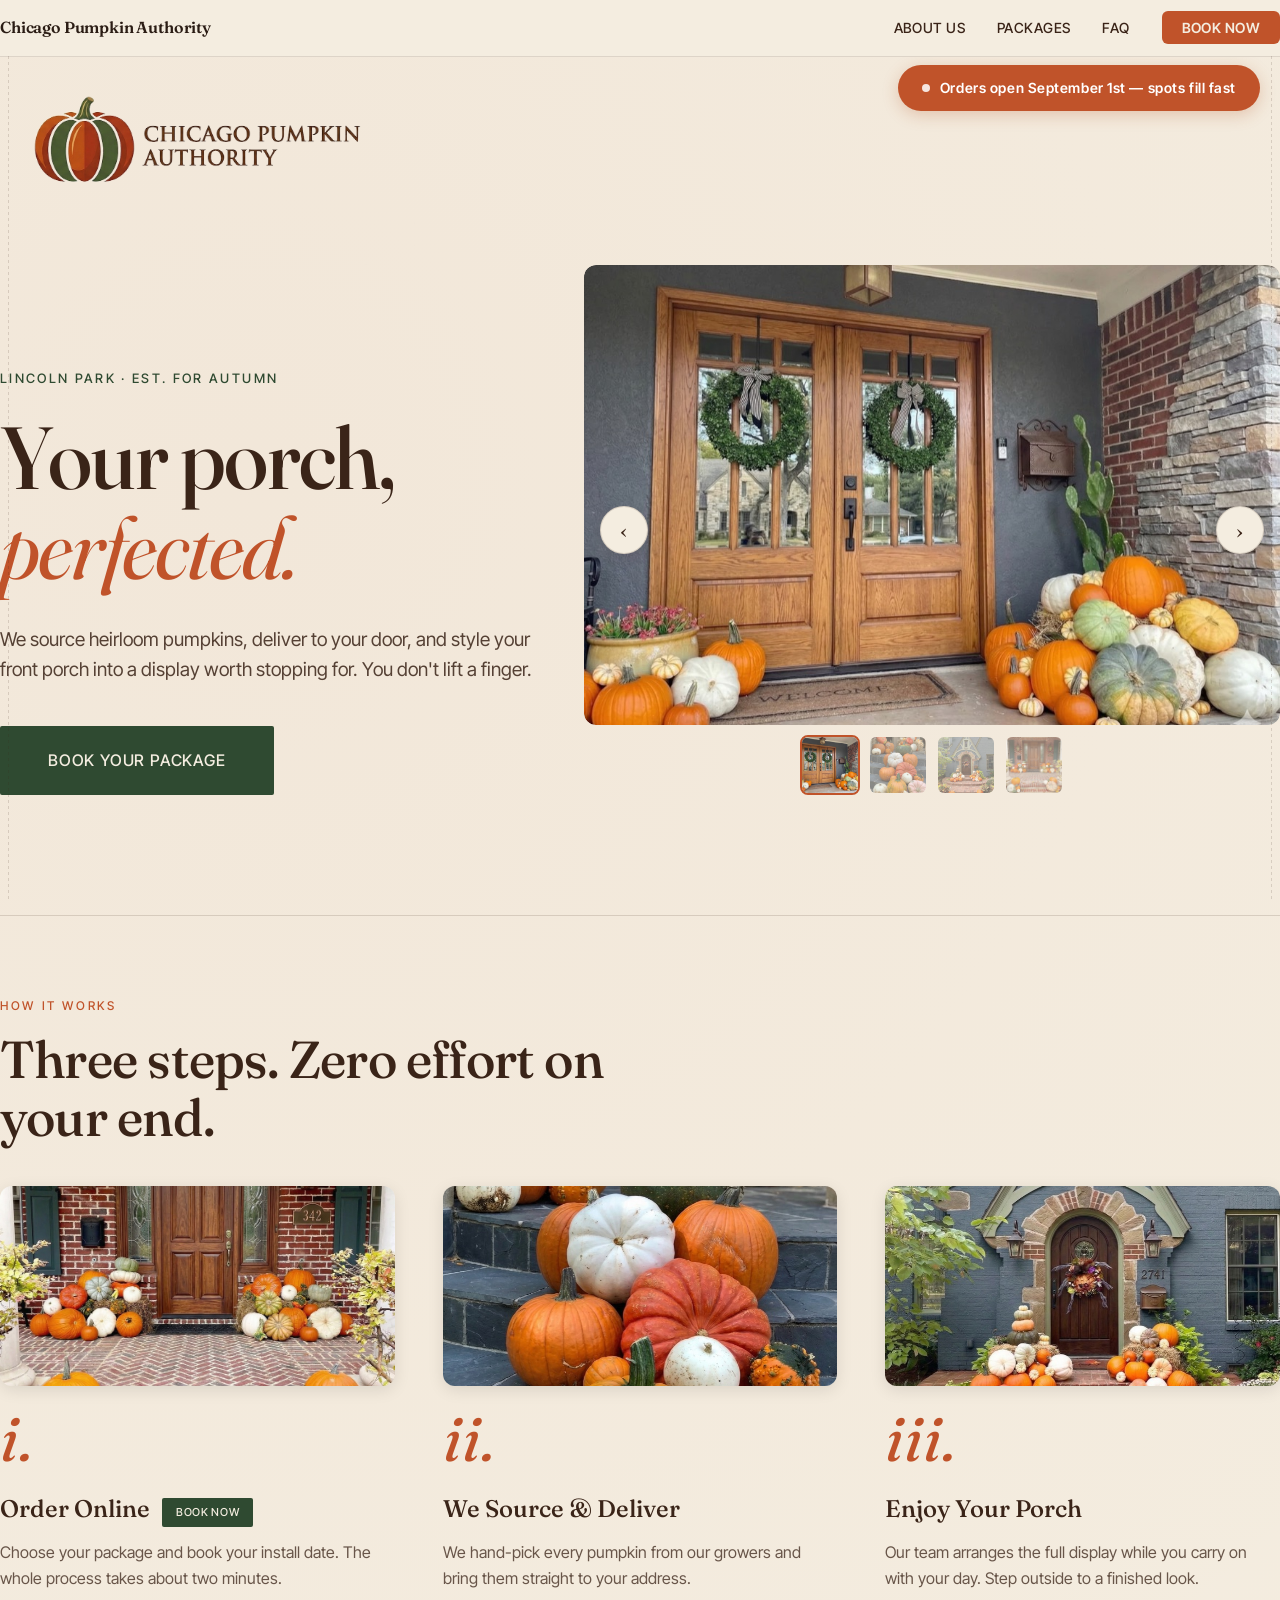
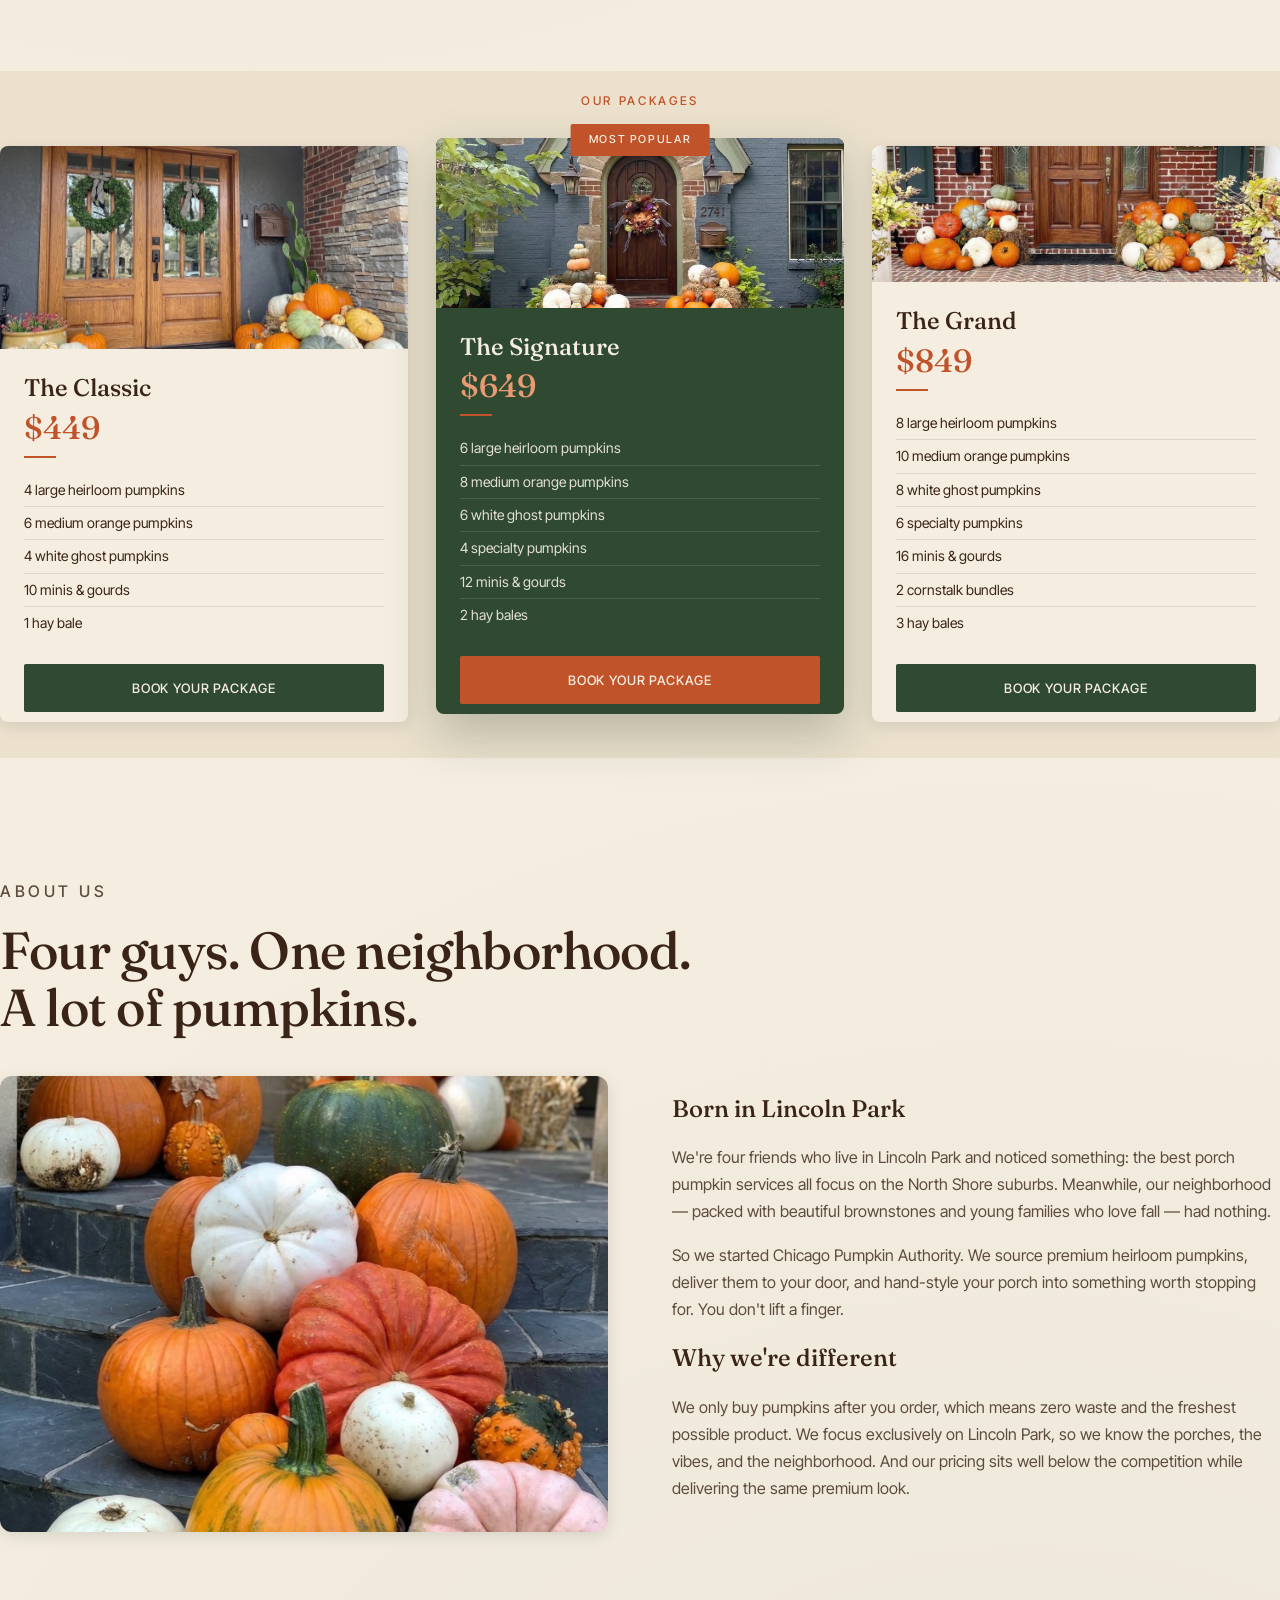
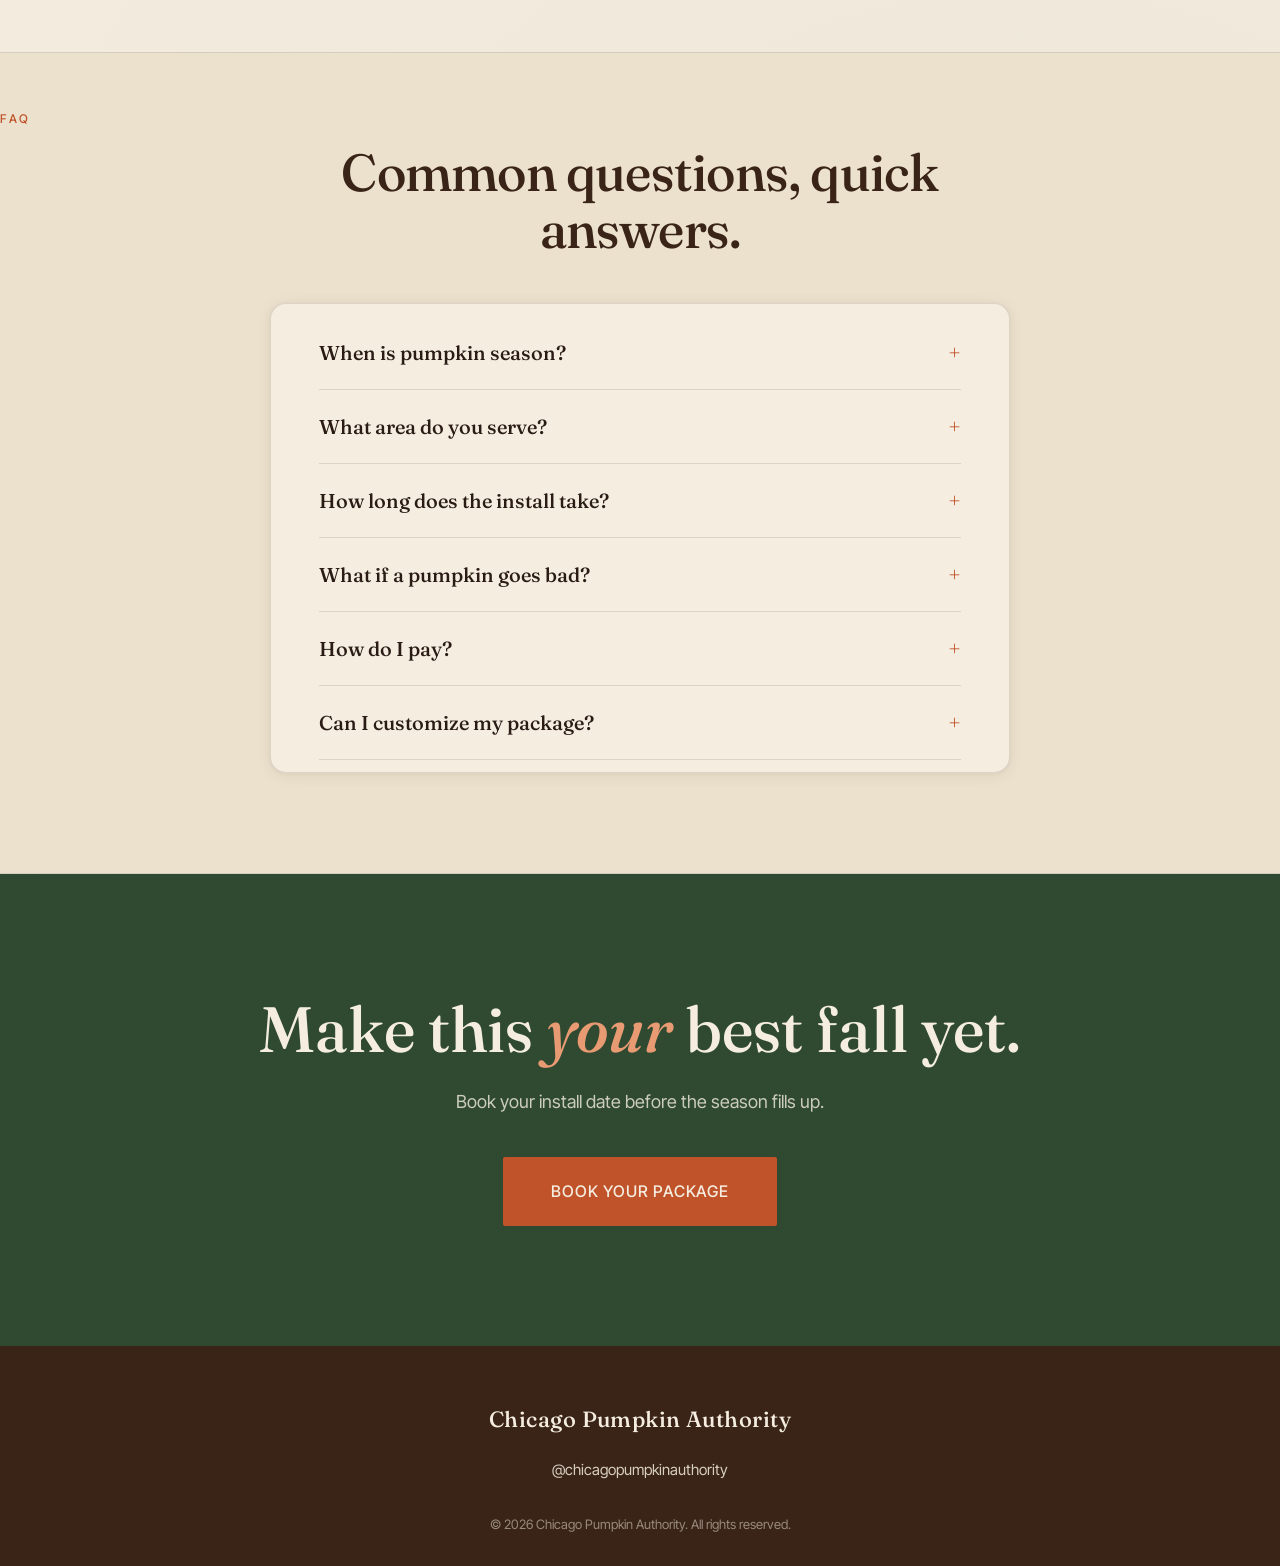
<file: docs/index.html>
<!DOCTYPE html>
<html lang="en">
<head>
<meta charset="UTF-8" />
<meta name="viewport" content="width=device-width, initial-scale=1.0" />
<title>Chicago Pumpkin Authority — Premium Porch Pumpkin Displays in Lincoln Park</title>
<meta name="description" content="We source, deliver, and style premium pumpkin displays on Lincoln Park porches. You don't lift a finger." />

<link rel="preconnect" href="https://fonts.googleapis.com" />
<link rel="preconnect" href="https://fonts.gstatic.com" crossorigin />
<link href="https://fonts.googleapis.com/css2?family=Fraunces:opsz,wght@9..144,400;9..144,500;9..144,600;9..144,700&family=Inter+Tight:wght@300;400;500;600&display=swap" rel="stylesheet" />
<link rel="stylesheet" href="styles.css" />
<style>


  .container {
    max-width: 1300px;
    margin: 0 auto;
    padding: 0 20;
  }

  /* ---------- PAGE BORDER LINES ---------- */
  /* Thin dashed vertical lines pinned to the left/right edges of the content column */
  body::before,
  body::after {
    content: '';
    position: fixed;
    top: 56px;
    bottom: 0;
    width: 1px;
    /* dashed effect via repeating-linear-gradient */
    background-image: repeating-linear-gradient(
      to bottom,
      var(--border-strong) 0px,
      var(--border-strong) 3px,
      transparent 3px,
      transparent 6px
    );
    pointer-events: none;
    z-index: 9999;
  }
  body::before {
    left: max(8px, calc(50% - 670px));
  }
  body::after {
    right: max(8px, calc(50% - 670px));
  }


  /* ---------- DUAL LOGO (light + dark crossfade) ---------- */
  .logo-wrap {
    position: relative;
    max-width: 440px;
    width: 100%;
    margin-bottom: 0;
    margin-top: -32px;
    margin-left: -24px;
  }
  .logo-wrap .logo-static {
    display: block;
    width: 100%;
    height: auto;
  }

  .site-nav, .hero, .how, .packages, .why, .about, .faq, .closing, footer { position: relative; z-index: 1; }
     These are styled boxes shown where real photos will go.
     To swap in a real image, replace the <div class="img-placeholder">
     element with: <img src="your-photo.jpg" alt="..." class="img-real" />
  */
  .img-placeholder {
    background: linear-gradient(135deg, var(--cream-warm) 0%, #ddd0b5 100%);
    border: 1px dashed rgba(58, 36, 24, 0.3);
    display: flex;
    align-items: center;
    justify-content: center;
    color: var(--text-soft);
    font-family: var(--sans);
    font-size: 12px;
    font-weight: 500;
    letter-spacing: 0.12em;
    text-transform: uppercase;
    text-align: center;
    padding: 16px;
    opacity: 0.7;
  }
  .img-real {
    width: 100%;
    height: 100%;
    object-fit: cover;
    object-position: center center;
    display: block;
  }

  /* ---------- NAV BAR ---------- */
  .site-nav {
    position: sticky;
    top: 0;
    z-index: 50;
    background: var(--bg);
    border-bottom: 1px solid var(--border);
    backdrop-filter: blur(12px);
    -webkit-backdrop-filter: blur(12px);
    transition: background-color 0.6s ease, border-color 0.6s ease;
  }
  .site-nav .container {
    display: flex;
    align-items: center;
    justify-content: space-between;
    height: 56px;
  }
  .nav-logo {
    font-family: var(--serif);
    font-size: 16px;
    font-weight: 600;
    color: var(--text);
    text-decoration: none;
    letter-spacing: -0.01em;
  }
  .nav-links {
    display: flex;
    align-items: center;
    gap: 32px;
    list-style: none;
  }
  .nav-links a {
    font-family: var(--sans);
    font-size: 14px;
    font-weight: 500;
    color: var(--text-soft);
    text-decoration: none;
    letter-spacing: 0.03em;
    text-transform: uppercase;
    transition: color 0.25s ease;
  }
  .nav-links a:hover {
    color: var(--accent);
  }
  .nav-links .nav-cta {
    background: var(--accent);
    color: var(--bg);
    padding: 8px 20px;
    border-radius: 6px;
    font-weight: 600;
    transition: background 0.25s ease, color 0.25s ease;
  }
  .nav-links .nav-cta:hover {
    background: var(--text);
    color: var(--bg);
  }

  /* ---------- ABOUT SECTION ---------- */
  .about {
    padding: 120px 0;
  }
  .about-grid {
    display: grid;
    grid-template-columns: 1fr 1fr;
    gap: 64px;
    align-items: center;
  }
  .about-image {
    width: 100%;
    aspect-ratio: 4 / 3;
    object-fit: cover;
    object-position: center center;
    border-radius: 12px;
    box-shadow: 0 4px 16px rgba(0, 0, 0, 0.10);
  }
  .about h3 {
    font-family: var(--serif);
    font-size: 24px;
    font-weight: 500;
    color: var(--text-soft);
    margin-bottom: 16px;
  }
  .about p {
    color: var(--text-soft);
    opacity: 0.8;
    font-size: 16px;
    margin-bottom: 16px;
    line-height: 1.7;
  }

  /* ---------- FAQ SECTION ---------- */
  .faq {
    padding: 56px 0 100px;
    background: var(--bg-alt);
  }
  .faq-list {
    max-width: 740px;
    margin: 0 auto;
    background: var(--card-bg);
    border-radius: 16px;
    padding: 12px 48px;
    box-shadow: 0 2px 16px rgba(58, 36, 24, 0.07), 0 1px 4px rgba(58, 36, 24, 0.05);
    border: 1px solid var(--border);
  }
  .faq-item {
    border-bottom: 1px solid var(--border);
    padding: 22px 0;
  }
  .faq-question {
    font-family: var(--serif);
    font-size: 20px;
    font-weight: 500;
    color: var(--text);
    cursor: pointer;
    display: flex;
    justify-content: space-between;
    align-items: center;
    background: none;
    border: none;
    width: 100%;
    text-align: left;
    padding: 0;
    transition: color 0.25s ease;
  }
  .faq-question:hover {
    color: var(--accent);
  }
  .faq-question::after {
    content: '+';
    font-size: 24px;
    font-weight: 300;
    color: var(--accent);
    transition: transform 0.3s ease;
    flex-shrink: 0;
    margin-left: 16px;
  }
  .faq-item.open .faq-question::after {
    transform: rotate(45deg);
  }
  .faq-answer {
    max-height: 0;
    overflow: hidden;
    transition: max-height 0.4s ease, padding 0.4s ease;
  }
  .faq-item.open .faq-answer {
    max-height: 500px;
    padding-top: 16px;
  }
  .faq-answer p {
    color: var(--text-soft);
    opacity: 0.8;
    font-size: 16px;
    line-height: 1.7;
  }

  /* Season timeline */
  .season-timeline {
    margin-top: 22px;
    padding: 0 4px;
  }
  .timeline-track {
    display: flex;
    align-items: flex-end;
    justify-content: space-between;
    position: relative;
    padding-top: 8px;
    gap: 0;
  }
  .timeline-track::before {
    content: '';
    position: absolute;
    top: 17px;
    left: 0;
    right: 0;
    height: 2px;
    background: var(--border);
    border-radius: 1px;
  }
  .timeline-month {
    display: flex;
    flex-direction: column;
    align-items: center;
    position: relative;
    flex: 1;
    gap: 6px;
  }
  .timeline-dot {
    width: 10px;
    height: 10px;
    border-radius: 50%;
    background: var(--border-strong);
    position: relative;
    z-index: 1;
    flex-shrink: 0;
  }
  .timeline-month[data-intensity="low"] .timeline-dot {
    background: var(--accent-soft);
    box-shadow: 0 0 0 2px rgba(232, 155, 115, 0.25);
  }
  .timeline-month[data-intensity="peak"] .timeline-dot {
    width: 14px;
    height: 14px;
    background: var(--accent);
    box-shadow: 0 0 0 3px rgba(192, 83, 42, 0.2), 0 0 10px rgba(192, 83, 42, 0.25);
  }
  .timeline-label {
    font-family: var(--sans);
    font-size: 10px;
    font-weight: 500;
    color: var(--text-soft);
    opacity: 0.4;
    letter-spacing: 0.01em;
  }
  .timeline-month[data-intensity="low"] .timeline-label {
    opacity: 0.75;
    color: var(--accent-soft);
  }
  .timeline-month[data-intensity="peak"] .timeline-label {
    opacity: 1;
    color: var(--accent);
    font-weight: 600;
  }

  .timeline-month.current-month .timeline-dot {
    outline: 2px solid var(--text);
    outline-offset: 2px;
  }
  .timeline-month.current-month .timeline-label {
    font-weight: 700;
    opacity: 1 !important;
    color: var(--text) !important;
  }
  .timeline-month.current-month .timeline-label::after {
    content: '▾';
    display: block;
    font-size: 8px;
    text-align: center;
    margin-top: -2px;
    opacity: 0.5;
  }
  .timeline-note {
    margin-top: 14px;
    font-size: 12px;
    font-family: var(--sans);
    font-weight: 400;
    color: var(--text-soft);
    opacity: 0.65;
  }
  .timeline-date {
    color: var(--accent);
    font-weight: 400;
    opacity: 1;
  }

  /* ---------- HERO ---------- */
  .hero {
    padding: 0 0 120px;
    position: relative;
    overflow: visible;
  }

  .hero-grid {
    display: grid;
    grid-template-columns: 1fr 1.3fr;
    gap: 48px;
    align-items: end;
  }

  .hero-image {
    width: 100%;
  }

  /* ---------- HERO CAROUSEL ----------
     Multiple slides stacked in the same spot. The "active" one
     fades and slides into view; the others fade out to the side.
     Uses a 3:4 portrait ratio so tall pumpkin photos look great,
     and object-fit: cover keeps everything filled & centered.
  */
  .carousel {
    position: relative;
    width: 100%;
    aspect-ratio: 3 / 4;
    max-height: 460px;
  }

  .carousel-track {
    position: relative;
    width: 100%;
    height: 100%;
    overflow: hidden;
    border-radius: 12px;
  }

  .carousel-slide {
    position: absolute;
    top: 0;
    left: 0;
    width: 100%;
    height: 100%;
    object-fit: cover;
    object-position: center center;
    border-radius: 12px;
    filter: drop-shadow(0 4px 12px rgba(0, 0, 0, 0.15));
    opacity: 0;
    transform: translateX(40px) scale(0.96);
    transition: opacity 0.7s ease, transform 0.7s ease;
    pointer-events: none;
  }

  .carousel-slide.active {
    opacity: 1;
    transform: translateX(0) scale(1);
    pointer-events: auto;
    z-index: 2;
  }

  /* the slide that just left animates off to the opposite side */
  .carousel-slide.leaving {
    opacity: 0;
    transform: translateX(-40px) scale(0.96);
    z-index: 1;
  }

  /* arrow buttons */
  .carousel-arrow {
    position: absolute;
    top: 50%;
    transform: translateY(-50%);
    width: 48px;
    height: 48px;
    border-radius: 50%;
    background: var(--card-bg);
    border: 1px solid rgba(58, 36, 24, 0.15);
    color: var(--text-soft);
    font-family: var(--serif);
    font-size: 22px;
    cursor: pointer;
    z-index: 5;
    display: flex;
    align-items: center;
    justify-content: center;
    transition: all 0.25s ease;
    box-shadow: 0 6px 16px rgba(58, 36, 24, 0.12);
  }

  .carousel-arrow:hover {
    background: var(--primary);
    color: var(--bg);
    transform: translateY(-50%) scale(1.08);
  }

  .carousel-arrow.prev { left: 16px; }
  .carousel-arrow.next { right: 16px; }

  /* thumbnail strip underneath the main image */
  .carousel-thumbs {
    display: flex;
    gap: 8px;
    justify-content: center;
    margin-top: 10px;
  }

  .carousel-thumb {
    width: 60px;
    height: 60px;
    border-radius: 8px;
    overflow: hidden;
    border: 2px solid transparent;
    cursor: pointer;
    padding: 0;
    background: none;
    opacity: 0.5;
    transition: all 0.25s ease;
    flex-shrink: 0;
  }

  .carousel-thumb img {
    width: 100%;
    height: 100%;
    object-fit: cover;
    display: block;
  }

  .carousel-thumb:hover {
    opacity: 0.85;
  }

  .carousel-thumb.active {
    opacity: 1;
    border-color: var(--accent);
  }

  .hero-logo {
    max-width: 380px;
    width: 100%;
    height: auto;
    display: block;
    margin-bottom: 64px;
  }

  .hero-eyebrow {
    font-family: var(--sans);
    font-size: 13px;
    font-weight: 500;
    letter-spacing: 0.18em;
    text-transform: uppercase;
    color: var(--primary);
    margin-bottom: 24px;
  }

  .hero h1 {
    font-family: var(--serif);
    font-size: clamp(44px, 7vw, 88px);
    font-weight: 500;
    line-height: 1.02;
    color: var(--text-soft);
    letter-spacing: -0.02em;
    max-width: 900px;
    margin-bottom: 32px;
  }

  .hero h1 em {
    font-style: italic;
    color: var(--accent);
    font-weight: 400;
  }

  .hero-sub {
    font-size: 19px;
    max-width: 560px;
    color: var(--text-soft);
    margin-bottom: 40px;
    opacity: 0.85;
  }

  /* ---------- SEASON NOTICE ---------- */
  .season-notice {
    position: absolute;
    top: 40px;
    right: max(20px, calc((100% - 1300px) / 2));
    display: inline-flex;
    align-items: center;
    gap: 10px;
    background: var(--accent);
    border-radius: 100px;
    padding: 12px 24px;
    font-family: var(--sans);
    font-size: 14px;
    font-weight: 600;
    letter-spacing: 0.04em;
    color: #fff;
    z-index: 2;
    white-space: nowrap;
    box-shadow: 0 4px 16px rgba(180, 80, 30, 0.25);
  }

  .season-notice-dot {
    width: 8px;
    height: 8px;
    border-radius: 50%;
    background: #fff;
    opacity: 0.85;
    flex-shrink: 0;
  }

  /* ---------- BUTTON ---------- */
  .btn {
    display: inline-block;
    background: var(--primary);
    color: var(--bg);
    font-family: var(--sans);
    font-weight: 500;
    font-size: 15px;
    letter-spacing: 0.05em;
    text-transform: uppercase;
    padding: 18px 38px;
    text-decoration: none;
    border: none;
    cursor: pointer;
    transition: all 0.3s ease;
    border-radius: 2px;
  }

  .btn:hover {
    background: var(--accent);
    transform: translateY(-2px);
    box-shadow: 0 12px 28px rgba(58, 36, 24, 0.18);
  }

  .btn-large {
    padding: 22px 48px;
    font-size: 16px;
  }

  /* ---------- DIVIDER ---------- */
  .divider {
    width: 100%;
    height: 1px;
    background: var(--footer-bg);
    opacity: 0.15;
    margin: 0;
  }

  /* ---------- HOW IT WORKS ---------- */
  .how {
    padding: 80px 0;
  }

  .section-label {
    font-family: var(--sans);
    font-size: 12px;
    font-weight: 500;
    letter-spacing: 0.22em;
    text-transform: uppercase;
    color: var(--accent);
    margin-bottom: 16px;
  }

  .section-title {
    font-family: var(--serif);
    font-size: clamp(32px, 4.5vw, 52px);
    font-weight: 500;
    color: var(--text-soft);
    letter-spacing: -0.015em;
    line-height: 1.1;
    margin-bottom: 40px;
    max-width: 700px;
  }

  .steps {
    display: grid;
    grid-template-columns: repeat(3, 1fr);
    gap: 48px;
  }

  .step {
    position: relative;
  }

  .step-image {
    width: 100%;
    height: 200px;
    margin-bottom: 20px;
    border-radius: 12px;
    box-shadow: 0 4px 16px rgba(0, 0, 0, 0.10);
    object-fit: cover;
    object-position: center center;
  }

  .step-num {
    font-family: var(--serif);
    font-size: 64px;
    font-weight: 400;
    font-style: italic;
    color: var(--accent);
    line-height: 1;
    margin-bottom: 20px;
    display: block;
  }

  .step h3 {
    font-family: var(--serif);
    font-size: 24px;
    font-weight: 500;
    color: var(--text-soft);
    margin-bottom: 12px;
  }

  .step p {
    color: var(--text-soft);
    opacity: 0.75;
    font-size: 16px;
  }

  .how-cta {
    margin-top: 72px;
    text-align: center;
  }

  /* ---------- PACKAGES ---------- */
  .packages {
    scroll-margin-top: 56px;
    padding: 20px 0 36px;
    background: var(--bg-alt);
    position: relative;
  }

  .packages-header {
    text-align: center;
    margin-bottom: 16px;
  }

  .packages-header .section-title {
    margin: 0 auto;
    margin-bottom: 0;
  }

  .package-grid {
    display: grid;
    grid-template-columns: repeat(3, 1fr);
    gap: 28px;
    align-items: stretch;
    padding-top: 20px;
  }

  .package {
    background: var(--card-bg);
    padding: 0;
    border: none;
    border-radius: 8px;
    display: flex;
    flex-direction: column;
    transition: all 0.3s ease;
    position: relative;
    box-shadow: 0 4px 16px rgba(0, 0, 0, 0.10);
  }

  .package-image {
    aspect-ratio: 3 / 1;
    width: 100%;
    object-fit: cover;
    object-position: center center;
    border-radius: 8px 8px 0 0;
  }

  .package-body {
    padding: 20px 24px 10px;
    display: flex;
    flex-direction: column;
    flex-grow: 1;
  }

  .package:hover {
    transform: translateY(-6px);
    box-shadow: 0 24px 48px rgba(58, 36, 24, 0.12);
  }

  .package.featured {
    background: var(--primary);
    color: var(--bg);
    border: none;
    transform: translateY(-8px);
    box-shadow: 0 20px 50px rgba(30, 50, 32, 0.25);
  }

  .package.featured:hover {
    transform: translateY(-14px);
  }

  .package-badge {
    position: absolute;
    top: -14px;
    left: 50%;
    transform: translateX(-50%);
    background: var(--accent);
    color: var(--bg);
    font-size: 11px;
    font-weight: 500;
    letter-spacing: 0.15em;
    text-transform: uppercase;
    padding: 7px 18px;
    border-radius: 2px;
  }

  .package-name {
    font-family: var(--serif);
    font-size: 24px;
    font-weight: 500;
    margin-bottom: 4px;
    color: var(--text-soft);
  }

  .package.featured .package-name {
    color: var(--bg);
  }

  .package-price {
    font-family: var(--serif);
    font-size: 32px;
    font-weight: 500;
    color: var(--accent);
    line-height: 1;
    margin-bottom: 12px;
  }

  .package.featured .package-price {
    color: #e89b73;
  }

  .package-line {
    width: 32px;
    height: 2px;
    background: var(--accent);
    margin-bottom: 16px;
  }

  .package ul {
    list-style: none;
    margin-bottom: 24px;
    flex-grow: 1;
  }

  .package li {
    padding: 5px 0;
    font-size: 14px;
    color: var(--text-soft);
    border-bottom: 1px solid var(--border);
  }

  .package.featured li {
    color: var(--bg);
    border-bottom-color: rgba(244, 237, 224, 0.15);
    opacity: 0.92;
  }

  .package li:last-child {
    border-bottom: none;
  }

  .package .btn {
    width: 100%;
    text-align: center;
    padding: 14px 24px;
    font-size: 13px;
  }

  .package.featured .btn {
    background: var(--accent);
  }

  .package.featured .btn:hover {
    background: var(--card-bg);
    color: var(--primary);
  }


  /* ---------- CLOSING CTA ---------- */
  .closing {
    background: var(--primary);
    color: var(--bg);
    padding: 120px 0;
    text-align: center;
  }

  .closing h2 {
    font-family: var(--serif);
    font-size: clamp(36px, 5vw, 64px);
    font-weight: 500;
    line-height: 1.1;
    margin-bottom: 24px;
    max-width: 800px;
    margin-left: auto;
    margin-right: auto;
  }

  .closing h2 em {
    font-style: italic;
    color: #e89b73;
  }

  .closing p {
    font-size: 18px;
    opacity: 0.8;
    margin-bottom: 40px;
    max-width: 500px;
    margin-left: auto;
    margin-right: auto;
  }

  .closing .btn {
    background: var(--accent);
  }

  .closing .btn:hover {
    background: var(--card-bg);
    color: var(--primary);
  }

  /* ---------- FOOTER ---------- */
  footer {
    background: var(--footer-bg);
    color: var(--bg);
    padding: 56px 0 32px;
  }

  .footer-inner {
    display: flex;
    flex-direction: column;
    align-items: center;
    text-align: center;
    gap: 20px;
  }

  .footer-name {
    font-family: var(--serif);
    font-size: 22px;
    font-weight: 500;
    letter-spacing: 0.02em;
  }

  .footer-ig {
    color: var(--bg);
    text-decoration: none;
    font-size: 15px;
    opacity: 0.85;
    transition: opacity 0.2s;
  }

  .footer-ig:hover {
    opacity: 1;
    color: #e89b73;
  }

  .footer-copy {
    font-size: 13px;
    opacity: 0.5;
    margin-top: 12px;
  }

  /* ---------- HAMBURGER BUTTON (hidden on desktop) ---------- */
  .nav-toggle {
    display: none;
    background: none;
    border: none;
    cursor: pointer;
    padding: 8px;
    z-index: 60;
  }
  .nav-toggle span {
    display: block;
    width: 24px;
    height: 2px;
    background: var(--text);
    margin: 5px 0;
    border-radius: 2px;
    transition: transform 0.3s ease, opacity 0.3s ease;
  }
  .nav-toggle.active span:nth-child(1) {
    transform: translateY(7px) rotate(45deg);
  }
  .nav-toggle.active span:nth-child(2) {
    opacity: 0;
  }
  .nav-toggle.active span:nth-child(3) {
    transform: translateY(-7px) rotate(-45deg);
  }

  /* ---------- RESPONSIVE ---------- */
  /* ---------- TABLET (≤ 880px) ---------- */
  @media (max-width: 880px) {
    .container { padding: 0 24px; }
    .hero { padding: 32px 0 72px; }
    .hero-grid { grid-template-columns: 1fr; gap: 40px; }
    .hero-logo { max-width: 280px; margin-bottom: 48px; }

    .carousel { aspect-ratio: 4 / 3; max-height: 480px; }

    .how, .packages, .why, .closing { padding: 80px 0; }
    .steps { grid-template-columns: 1fr; gap: 48px; }
    .step-image { aspect-ratio: 16 / 9; }

    .package-grid { grid-template-columns: 1fr; gap: 24px; }
    .package-image { aspect-ratio: 16 / 9; }
    .package.featured { transform: none; }
    .package.featured:hover { transform: translateY(-6px); }

    .about { padding: 80px 0; }
    .about-grid { grid-template-columns: 1fr; gap: 40px; }
    .about-image { aspect-ratio: 16 / 9; }

    .why-grid { grid-template-columns: 1fr; gap: 40px; }
    .section-title { margin-bottom: 48px; }
  }

  /* ---------- MOBILE NAV + LAYOUT (≤ 768px) ---------- */
  @media (max-width: 768px) {
    /* Show hamburger button */
    .nav-toggle {
      display: block;
    }

    /* Nav links become a dropdown menu */
    .nav-links {
      display: none;
      position: absolute;
      top: 56px;
      left: 0;
      right: 0;
      flex-direction: column;
      align-items: stretch;
      background: var(--bg);
      border-bottom: 1px solid var(--border);
      padding: 8px 24px;
      gap: 0;
      box-shadow: 0 8px 24px rgba(58, 36, 24, 0.12);
      z-index: 50;
    }
    .nav-links.nav-open {
      display: flex;
    }
    .nav-links li {
      list-style: none;
      border-bottom: 1px solid var(--border);
    }
    .nav-links li:last-child {
      border-bottom: none;
    }
    .nav-links a {
      display: block;
      padding: 14px 0;
      font-size: 16px;
      min-height: 44px;
      text-align: left;
      border-bottom: none;
      border-radius: 0;
    }
    .nav-links .nav-cta {
      margin: 8px 0;
      text-align: center;
      padding: 14px 20px;
      min-height: 44px;
      border-radius: 6px;
    }

    /* Hide decorative border lines on mobile */
    body::before,
    body::after {
      display: none;
    }

    /* Season notice: flow inline instead of absolute positioning */
    .season-notice {
      position: relative;
      top: auto;
      right: auto;
      margin: 16px 16px 0;
      font-size: 13px;
      padding: 10px 18px;
      white-space: normal;
    }

    /* Fix hero logo negative margin pushing it off-screen */
    .logo-wrap {
      margin-left: 0;
      max-width: 280px;
    }

    /* FAQ list: reduce horizontal padding */
    .faq-list {
      padding: 12px 20px;
    }

    /* Ensure all buttons meet 44px min touch target */
    .btn {
      min-height: 44px;
      padding: 14px 28px;
    }
    .faq-question {
      min-height: 44px;
      padding: 8px 0;
    }

    /* Footer link touch target */
    .footer-ig {
      display: inline-block;
      min-height: 44px;
      line-height: 44px;
    }
  }

  /* ---------- PHONE (≤ 520px) ---------- */
  @media (max-width: 520px) {
    .container { padding: 0 16px; }
    .hero { padding: 24px 0 56px; }
    .carousel { aspect-ratio: 1 / 1; max-height: 400px; }
    .carousel-arrow { width: 44px; height: 44px; font-size: 18px; }
    .carousel-arrow.prev { left: 8px; }
    .carousel-arrow.next { right: 8px; }
    .carousel-thumb { width: 48px; height: 48px; border-radius: 6px; }
    .carousel-thumbs { gap: 6px; }

    .step-image { aspect-ratio: 4 / 3; }
    .package-image { aspect-ratio: 4 / 3; }
    .about-image { aspect-ratio: 4 / 3; }

    .how, .packages, .why, .closing, .about, .faq { padding: 56px 0; }
    .section-title { margin-bottom: 36px; }
    .package-body { padding: 24px 24px 32px; }

    .logo-wrap {
      max-width: 220px;
    }

    .faq-list {
      padding: 12px 16px;
    }

    .season-notice {
      font-size: 12px;
      padding: 8px 14px;
    }
  }
</style>
</head>
<body>


  <!-- NAV BAR -->
  <nav class="site-nav">
    <div class="container">
      <a href="#" class="nav-logo">Chicago Pumpkin Authority</a>
      <button class="nav-toggle" aria-label="Open menu" aria-expanded="false">
        <span></span><span></span><span></span>
      </button>
      <ul class="nav-links">
        <li><a href="#about">About Us</a></li>
        <li><a href="#packages">Packages</a></li>
        <li><a href="#faq">FAQ</a></li>
        <li><a href="book.html" class="nav-cta">Book Now</a></li>
      </ul>
    </div>
  </nav>

  <!-- HERO -->
  <section class="hero">
    <div class="season-notice">
      <span class="season-notice-dot"></span>
      Orders open September 1st — spots fill fast
    </div>
    <div class="container">
      <div class="logo-wrap">
        <img src="[data-uri]" alt="Chicago Pumpkin Authority" class="logo-static">
      </div>
      <div class="hero-grid">
        <div>
          <p class="hero-eyebrow">Lincoln Park · Est. for Autumn</p>
          <h1>Your porch, <em>perfected.</em></h1>
          <p class="hero-sub">We source heirloom pumpkins, deliver to your door, and style your front porch into a display worth stopping for. You don't lift a finger.</p>
          <a href="book.html" class="btn btn-large">Book Your Package</a>
        </div>
        <div class="carousel" id="heroCarousel">
          <div class="carousel-track">
            <img class="carousel-slide active img-real" src="images/optimized/double-door-mixed-pumpkins.jpg" srcset="images/optimized/double-door-mixed-pumpkins-mobile.jpg 960w, images/optimized/double-door-mixed-pumpkins.jpg 1920w" sizes="(max-width: 768px) 100vw, 500px" fetchpriority="high" alt="Styled porch display with mixed pumpkins" />
            <img class="carousel-slide img-real" src="images/optimized/slate-steps-heirloom-variety.jpg" srcset="images/optimized/slate-steps-heirloom-variety-mobile.jpg 960w, images/optimized/slate-steps-heirloom-variety.jpg 1920w" sizes="(max-width: 768px) 100vw, 500px" loading="lazy" alt="Heirloom pumpkin variety on slate steps" />
            <img class="carousel-slide img-real" src="images/optimized/blue-brick-stacked-display.jpg" srcset="images/optimized/blue-brick-stacked-display-mobile.jpg 960w, images/optimized/blue-brick-stacked-display.jpg 1920w" sizes="(max-width: 768px) 100vw, 500px" loading="lazy" alt="Pumpkin display on blue brick cottage steps" />
            <img class="carousel-slide img-real" src="images/optimized/brick-front-symmetrical-spread.jpg" srcset="images/optimized/brick-front-symmetrical-spread-mobile.jpg 960w, images/optimized/brick-front-symmetrical-spread.jpg 1920w" sizes="(max-width: 768px) 100vw, 500px" loading="lazy" alt="Symmetrical pumpkin spread on brick front porch" />
          </div>
          <button class="carousel-arrow prev" aria-label="Previous image">&#8249;</button>
          <button class="carousel-arrow next" aria-label="Next image">&#8250;</button>
          <div class="carousel-thumbs">
            <button class="carousel-thumb active" aria-label="Go to image 1"><img src="images/optimized/double-door-mixed-pumpkins-mobile.jpg" alt="" /></button>
            <button class="carousel-thumb" aria-label="Go to image 2"><img src="images/optimized/slate-steps-heirloom-variety-mobile.jpg" alt="" /></button>
            <button class="carousel-thumb" aria-label="Go to image 3"><img src="images/optimized/blue-brick-stacked-display-mobile.jpg" alt="" /></button>
            <button class="carousel-thumb" aria-label="Go to image 4"><img src="images/optimized/brick-front-symmetrical-spread-mobile.jpg" alt="" /></button>
          </div>
        </div>
      </div>
    </div>
  </section>

  <div class="divider"></div>

  <!-- HOW IT WORKS -->
  <section class="how">
    <div class="container">
      <p class="section-label">How It Works</p>
      <h2 class="section-title">Three steps. Zero effort on your end.</h2>
      <div class="steps">
        <div class="step">
          <img class="step-image img-real" src="images/optimized/brick-front-symmetrical-spread.jpg" srcset="images/optimized/brick-front-symmetrical-spread-mobile.jpg 960w, images/optimized/brick-front-symmetrical-spread.jpg 1920w" sizes="(max-width: 768px) 100vw, 400px" loading="lazy" alt="Online booking - beautiful porch result" />
          <span class="step-num">i.</span>
          <h3 style="display:inline;">Order Online</h3><a href="book.html" style="display:inline-block;margin-left:12px;background:var(--primary);color:var(--bg);font-family:var(--sans);font-size:11px;font-weight:500;letter-spacing:0.06em;text-transform:uppercase;padding:6px 14px;border-radius:2px;text-decoration:none;vertical-align:middle;">Book Now</a>
          <p style="margin-top:12px;">Choose your package and book your install date. The whole process takes about two minutes.</p>
        </div>
        <div class="step">
          <img class="step-image img-real" src="images/optimized/slate-steps-heirloom-variety.jpg" srcset="images/optimized/slate-steps-heirloom-variety-mobile.jpg 960w, images/optimized/slate-steps-heirloom-variety.jpg 1920w" sizes="(max-width: 768px) 100vw, 400px" loading="lazy" alt="Hand-picked heirloom pumpkins" />
          <span class="step-num">ii.</span>
          <h3>We Source &amp; Deliver</h3>
          <p>We hand-pick every pumpkin from our growers and bring them straight to your address.</p>
        </div>
        <div class="step">
          <img class="step-image img-real" src="images/optimized/blue-brick-stacked-display.jpg" srcset="images/optimized/blue-brick-stacked-display-mobile.jpg 960w, images/optimized/blue-brick-stacked-display.jpg 1920w" sizes="(max-width: 768px) 100vw, 400px" loading="lazy" alt="Finished porch display" />
          <span class="step-num">iii.</span>
          <h3>Enjoy Your Porch</h3>
          <p>Our team arranges the full display while you carry on with your day. Step outside to a finished look.</p>
        </div>
      </div>
    </div>
  </section>

  <!-- PACKAGES -->
  <section class="packages" id="packages">
    <div class="container">
      <div class="packages-header">
        <p class="section-label">Our Packages</p>
      </div>
      <div class="package-grid">

        <div class="package">
          <img class="package-image img-real" src="images/optimized/double-door-mixed-pumpkins.jpg" srcset="images/optimized/double-door-mixed-pumpkins-mobile.jpg 960w, images/optimized/double-door-mixed-pumpkins.jpg 1920w" sizes="(max-width: 768px) 100vw, 400px" loading="lazy" alt="The Classic pumpkin package" />
          <div class="package-body">
            <h3 class="package-name">The Classic</h3>
            <div class="package-price">$449</div>
            <div class="package-line"></div>
            <ul>
              <li>4 large heirloom pumpkins</li>
              <li>6 medium orange pumpkins</li>
              <li>4 white ghost pumpkins</li>
              <li>10 minis &amp; gourds</li>
              <li>1 hay bale</li>
            </ul>
            <a href="book.html?package=classic" class="btn">Book Your Package</a>
          </div>
        </div>

        <div class="package featured">
          <div class="package-badge">Most Popular</div>
          <img class="package-image img-real" src="images/optimized/blue-brick-stacked-display.jpg" srcset="images/optimized/blue-brick-stacked-display-mobile.jpg 960w, images/optimized/blue-brick-stacked-display.jpg 1920w" sizes="(max-width: 768px) 100vw, 400px" loading="lazy" alt="The Signature pumpkin package" />
          <div class="package-body">
            <h3 class="package-name">The Signature</h3>
            <div class="package-price">$649</div>
            <div class="package-line"></div>
            <ul>
              <li>6 large heirloom pumpkins</li>
              <li>8 medium orange pumpkins</li>
              <li>6 white ghost pumpkins</li>
              <li>4 specialty pumpkins</li>
              <li>12 minis &amp; gourds</li>
              <li>2 hay bales</li>
            </ul>
            <a href="book.html?package=signature" class="btn">Book Your Package</a>
          </div>
        </div>

        <div class="package">
          <img class="package-image img-real" src="images/optimized/brick-front-symmetrical-spread.jpg" srcset="images/optimized/brick-front-symmetrical-spread-mobile.jpg 960w, images/optimized/brick-front-symmetrical-spread.jpg 1920w" sizes="(max-width: 768px) 100vw, 400px" loading="lazy" alt="The Grand pumpkin package" />
          <div class="package-body">
            <h3 class="package-name">The Grand</h3>
            <div class="package-price">$849</div>
            <div class="package-line"></div>
            <ul>
              <li>8 large heirloom pumpkins</li>
              <li>10 medium orange pumpkins</li>
              <li>8 white ghost pumpkins</li>
              <li>6 specialty pumpkins</li>
              <li>16 minis &amp; gourds</li>
              <li>2 cornstalk bundles</li>
              <li>3 hay bales</li>
            </ul>
            <a href="book.html?package=grand" class="btn">Book Your Package</a>
          </div>
        </div>

      </div>
    </div>
  </section>

  <!-- ABOUT US -->
  <section class="about" id="about">
    <div class="container">
      <p class="section-label">About Us</p>
      <h2 class="section-title">Four guys. One neighborhood. A lot of pumpkins.</h2>
      <div class="about-grid">
        <img class="about-image img-real" src="images/optimized/slate-steps-heirloom-variety.jpg" srcset="images/optimized/slate-steps-heirloom-variety-mobile.jpg 960w, images/optimized/slate-steps-heirloom-variety.jpg 1920w" sizes="(max-width: 768px) 100vw, 500px" loading="lazy" alt="Hand-selected heirloom pumpkins" />
        <div>
          <h3>Born in Lincoln Park</h3>
          <p>We're four friends who live in Lincoln Park and noticed something: the best porch pumpkin services all focus on the North Shore suburbs. Meanwhile, our neighborhood — packed with beautiful brownstones and young families who love fall — had nothing.</p>
          <p>So we started Chicago Pumpkin Authority. We source premium heirloom pumpkins, deliver them to your door, and hand-style your porch into something worth stopping for. You don't lift a finger.</p>
          <h3>Why we're different</h3>
          <p>We only buy pumpkins after you order, which means zero waste and the freshest possible product. We focus exclusively on Lincoln Park, so we know the porches, the vibes, and the neighborhood. And our pricing sits well below the competition while delivering the same premium look.</p>
        </div>
      </div>
    </div>
  </section>

  <div class="divider"></div>

  <!-- FAQ -->
  <section class="faq" id="faq">
    <div class="container">
      <p class="section-label">FAQ</p>
      <h2 class="section-title" style="text-align:center; margin:0 auto 44px;">Common questions, quick answers.</h2>
      <div class="faq-list">

        <div class="faq-item">
          <button class="faq-question">When is pumpkin season?</button>
          <div class="faq-answer">
            <p>We operate from September through November, with October being peak season. We recommend booking early — install slots fill up fast, especially for weekends in October.</p>
            <div class="season-timeline">
              <div class="timeline-track" id="season-timeline-track">
                <div class="timeline-month" data-month="0" data-intensity="off"><div class="timeline-dot"></div><span class="timeline-label">Jan</span></div>
                <div class="timeline-month" data-month="1" data-intensity="off"><div class="timeline-dot"></div><span class="timeline-label">Feb</span></div>
                <div class="timeline-month" data-month="2" data-intensity="off"><div class="timeline-dot"></div><span class="timeline-label">Mar</span></div>
                <div class="timeline-month" data-month="3" data-intensity="off"><div class="timeline-dot"></div><span class="timeline-label">Apr</span></div>
                <div class="timeline-month" data-month="4" data-intensity="off"><div class="timeline-dot"></div><span class="timeline-label">May</span></div>
                <div class="timeline-month" data-month="5" data-intensity="off"><div class="timeline-dot"></div><span class="timeline-label">Jun</span></div>
                <div class="timeline-month" data-month="6" data-intensity="off"><div class="timeline-dot"></div><span class="timeline-label">Jul</span></div>
                <div class="timeline-month" data-month="7" data-intensity="off"><div class="timeline-dot"></div><span class="timeline-label">Aug</span></div>
                <div class="timeline-month" data-month="8" data-intensity="low"><div class="timeline-dot"></div><span class="timeline-label">Sep</span></div>
                <div class="timeline-month" data-month="9" data-intensity="peak"><div class="timeline-dot"></div><span class="timeline-label">Oct</span></div>
                <div class="timeline-month" data-month="10" data-intensity="low"><div class="timeline-dot"></div><span class="timeline-label">Nov</span></div>
                <div class="timeline-month" data-month="11" data-intensity="off"><div class="timeline-dot"></div><span class="timeline-label">Dec</span></div>
              </div>
              <p class="timeline-note">📅 Orders open <span class="timeline-date">September 1st</span></p>
            </div>
            <script>
              (function() {
                var current = new Date().getMonth();
                var el = document.querySelector('#season-timeline-track [data-month="' + current + '"]');
                if (el) el.classList.add('current-month');
              })();
            </script>
          </div>
        </div>

        <div class="faq-item">
          <button class="faq-question">What area do you serve?</button>
          <div class="faq-answer">
            <p>We serve Lincoln Park, Chicago. If you're in the neighborhood (roughly from North Ave to Diversey, Clybourn to the lakefront), we've got you covered.</p>
          </div>
        </div>

        <div class="faq-item">
          <button class="faq-question">How long does the install take?</button>
          <div class="faq-answer">
            <p>Most installs take about 30–45 minutes. You don't need to be home — just let us know where you'd like the display, and we'll handle the rest.</p>
          </div>
        </div>

        <div class="faq-item">
          <button class="faq-question">What if a pumpkin goes bad?</button>
          <div class="faq-answer">
            <p>Pumpkins are natural and their lifespan varies, but a well-placed display typically lasts 4–8 weeks. If something goes south early, reach out and we'll work with you to replace it.</p>
          </div>
        </div>

        <div class="faq-item">
          <button class="faq-question">How do I pay?</button>
          <div class="faq-answer">
            <p>We currently accept Venmo, Zelle, and cash, with credit card payments (via Stripe) coming soon. Payment is due when you book — we'll confirm your install date right away.</p>
          </div>
        </div>

        <div class="faq-item">
          <button class="faq-question">Can I customize my package?</button>
          <div class="faq-answer">
            <p>Absolutely. Our three packages are starting points — if you want more pumpkins, specific colors, or a particular style, just let us know when you book and we'll put together a custom quote.</p>
          </div>
        </div>

      </div>
    </div>
  </section>

  <div class="divider"></div>

  <!-- CLOSING CTA -->
  <section class="closing">
    <div class="container">
      <h2>Make this <em>your</em> best fall yet.</h2>
      <p>Book your install date before the season fills up.</p>
      <a href="book.html" class="btn btn-large">Book Your Package</a>
    </div>
  </section>

  <!-- FOOTER -->
  <footer>
    <div class="container">
      <div class="footer-inner">
        <div class="footer-name">Chicago Pumpkin Authority</div>
        <a href="https://instagram.com/chicagopumpkinauthority" class="footer-ig">@chicagopumpkinauthority</a>
        <div class="footer-copy">© 2026 Chicago Pumpkin Authority. All rights reserved.</div>
      </div>
    </div>
  </footer>

  <script>
    // Hero carousel logic
    // Grabs the carousel element, then finds all the slides and dots inside it.
    (function() {
      const carousel = document.getElementById('heroCarousel');
      const slides = carousel.querySelectorAll('.carousel-slide');
      const dots = carousel.querySelectorAll('.carousel-thumb');
      const prevBtn = carousel.querySelector('.carousel-arrow.prev');
      const nextBtn = carousel.querySelector('.carousel-arrow.next');
      let current = 0;

      // Switch to a given slide index. The "leaving" class lets the
      // outgoing slide animate off-screen instead of just disappearing.
      function goTo(index) {
        if (index === current) return;
        const prevSlide = slides[current];
        prevSlide.classList.remove('active');
        prevSlide.classList.add('leaving');
        // remove the "leaving" class once the animation finishes
        setTimeout(() => prevSlide.classList.remove('leaving'), 700);

        current = (index + slides.length) % slides.length;
        slides[current].classList.add('active');

        dots.forEach((dot, i) => {
          dot.classList.toggle('active', i === current);
        });
      }

      nextBtn.addEventListener('click', () => goTo(current + 1));
      prevBtn.addEventListener('click', () => goTo(current - 1));
      dots.forEach((dot, i) => {
        dot.addEventListener('click', () => goTo(i));
      });
    })();

    // Mobile hamburger menu toggle
    (function() {
      var toggle = document.querySelector('.nav-toggle');
      var navLinks = document.querySelector('.nav-links');
      toggle.addEventListener('click', function() {
        var isOpen = navLinks.classList.toggle('nav-open');
        toggle.classList.toggle('active', isOpen);
        toggle.setAttribute('aria-expanded', isOpen);
      });
      // Close menu when a nav link is clicked
      navLinks.querySelectorAll('a').forEach(function(link) {
        link.addEventListener('click', function() {
          navLinks.classList.remove('nav-open');
          toggle.classList.remove('active');
          toggle.setAttribute('aria-expanded', 'false');
        });
      });
    })();

    // FAQ accordion toggle
    (function() {
      document.querySelectorAll('.faq-question').forEach(function(btn) {
        btn.addEventListener('click', function() {
          var item = btn.parentElement;
          // Close other open items
          document.querySelectorAll('.faq-item.open').forEach(function(open) {
            if (open !== item) open.classList.remove('open');
          });
          // Toggle this one
          item.classList.toggle('open');
        });
      });
    })();
  </script>

</body>
</html>
</file>
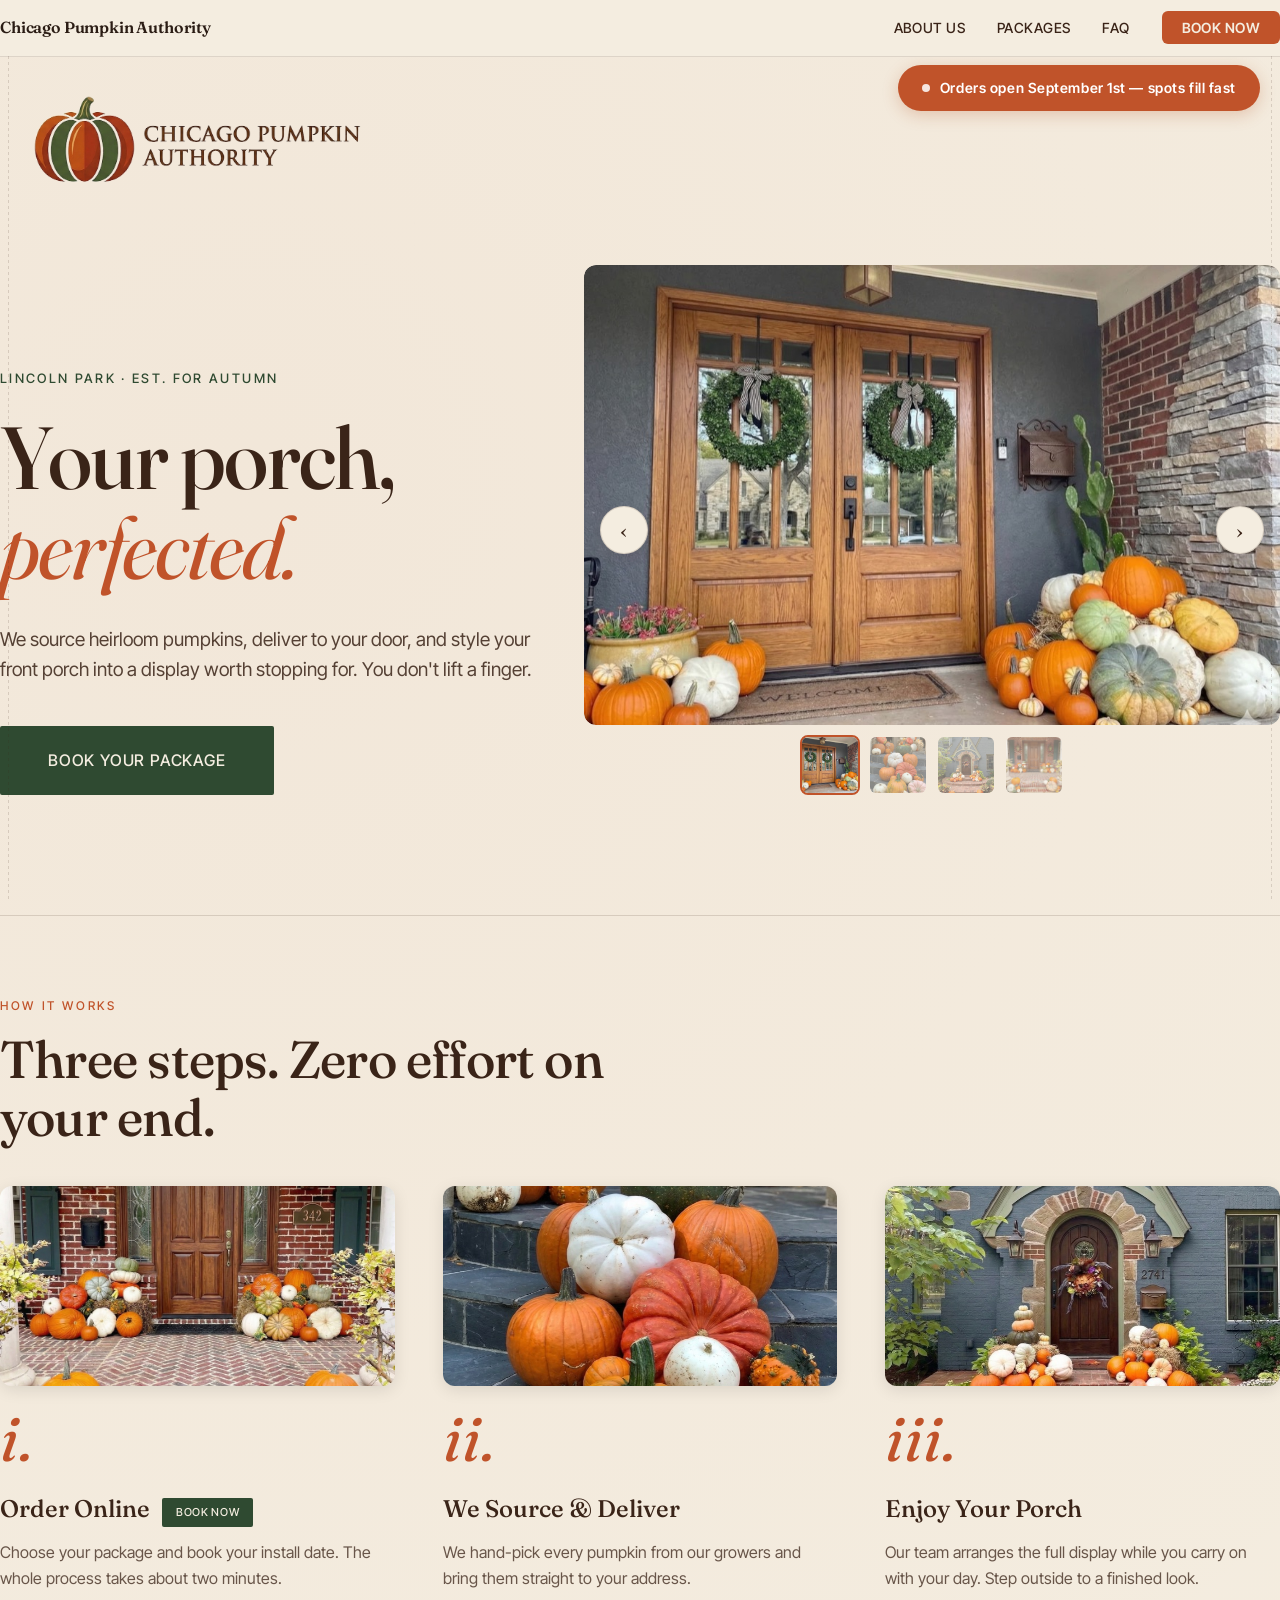
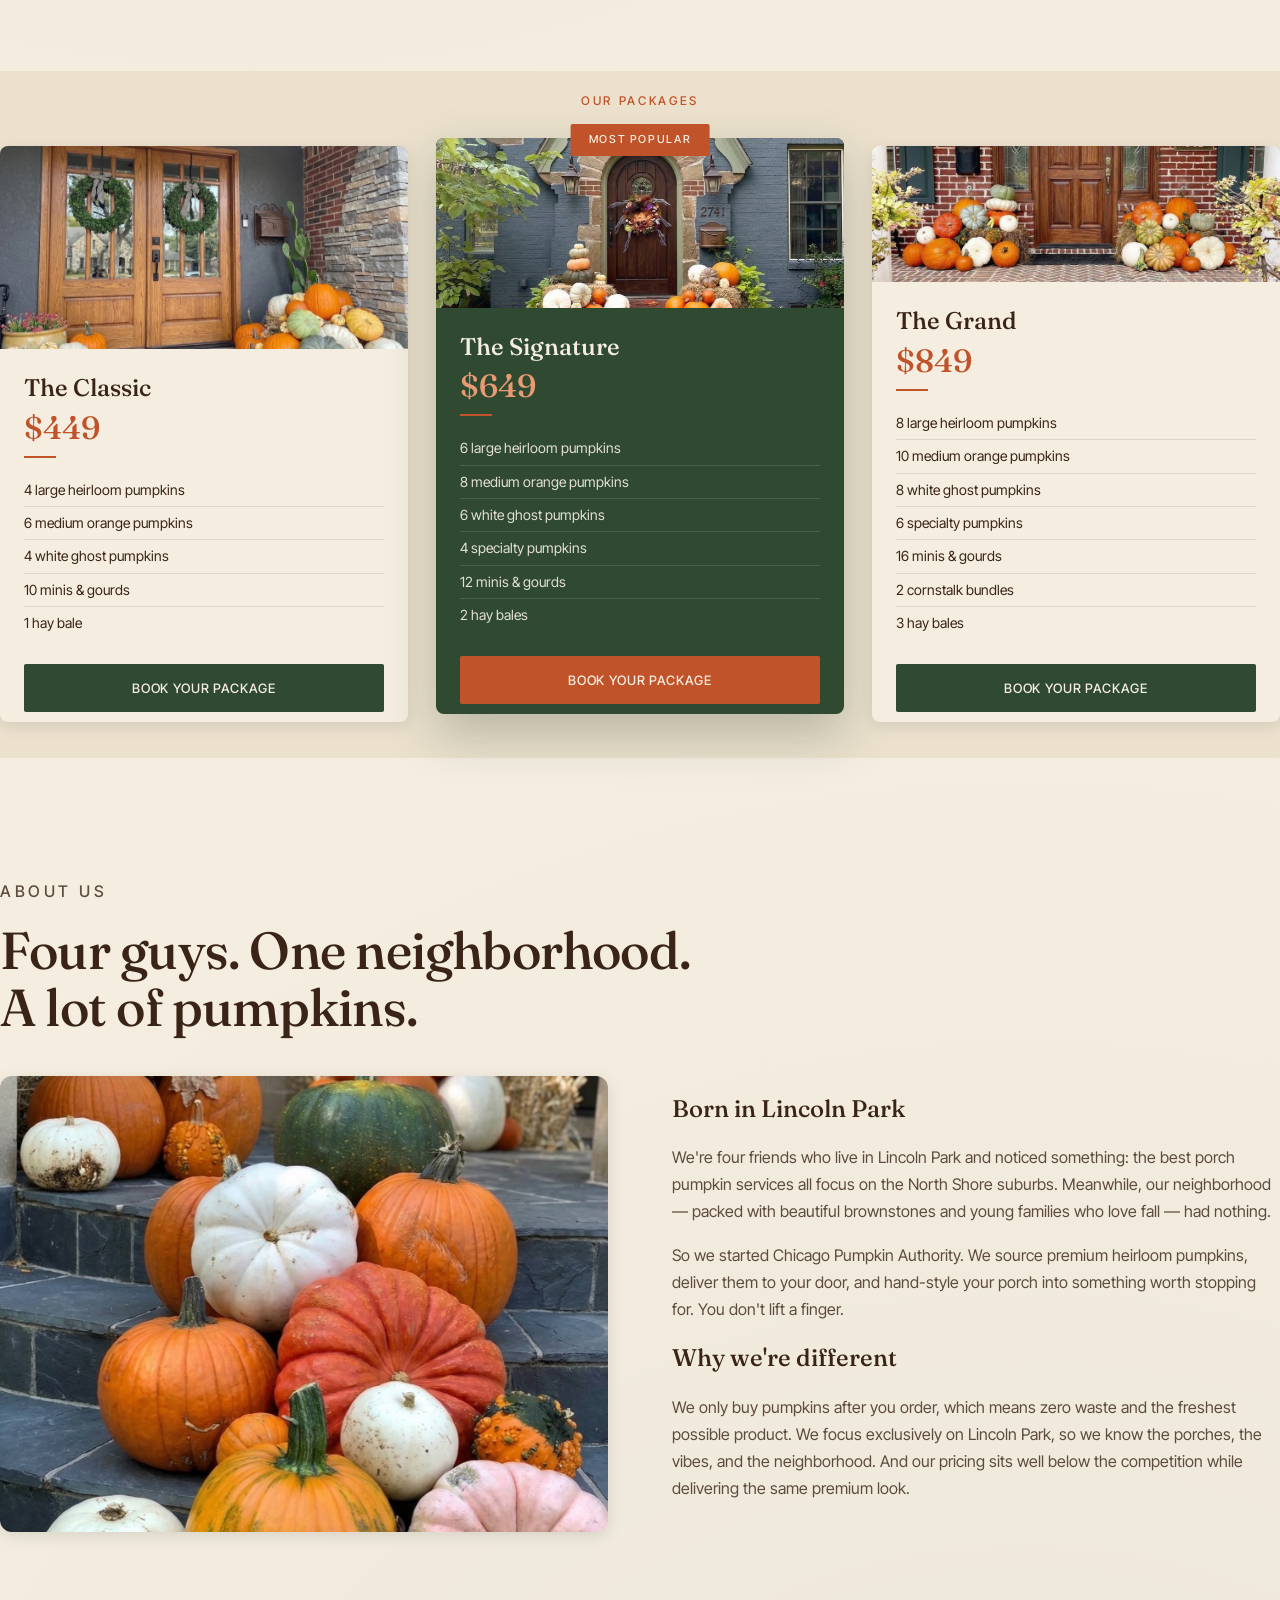
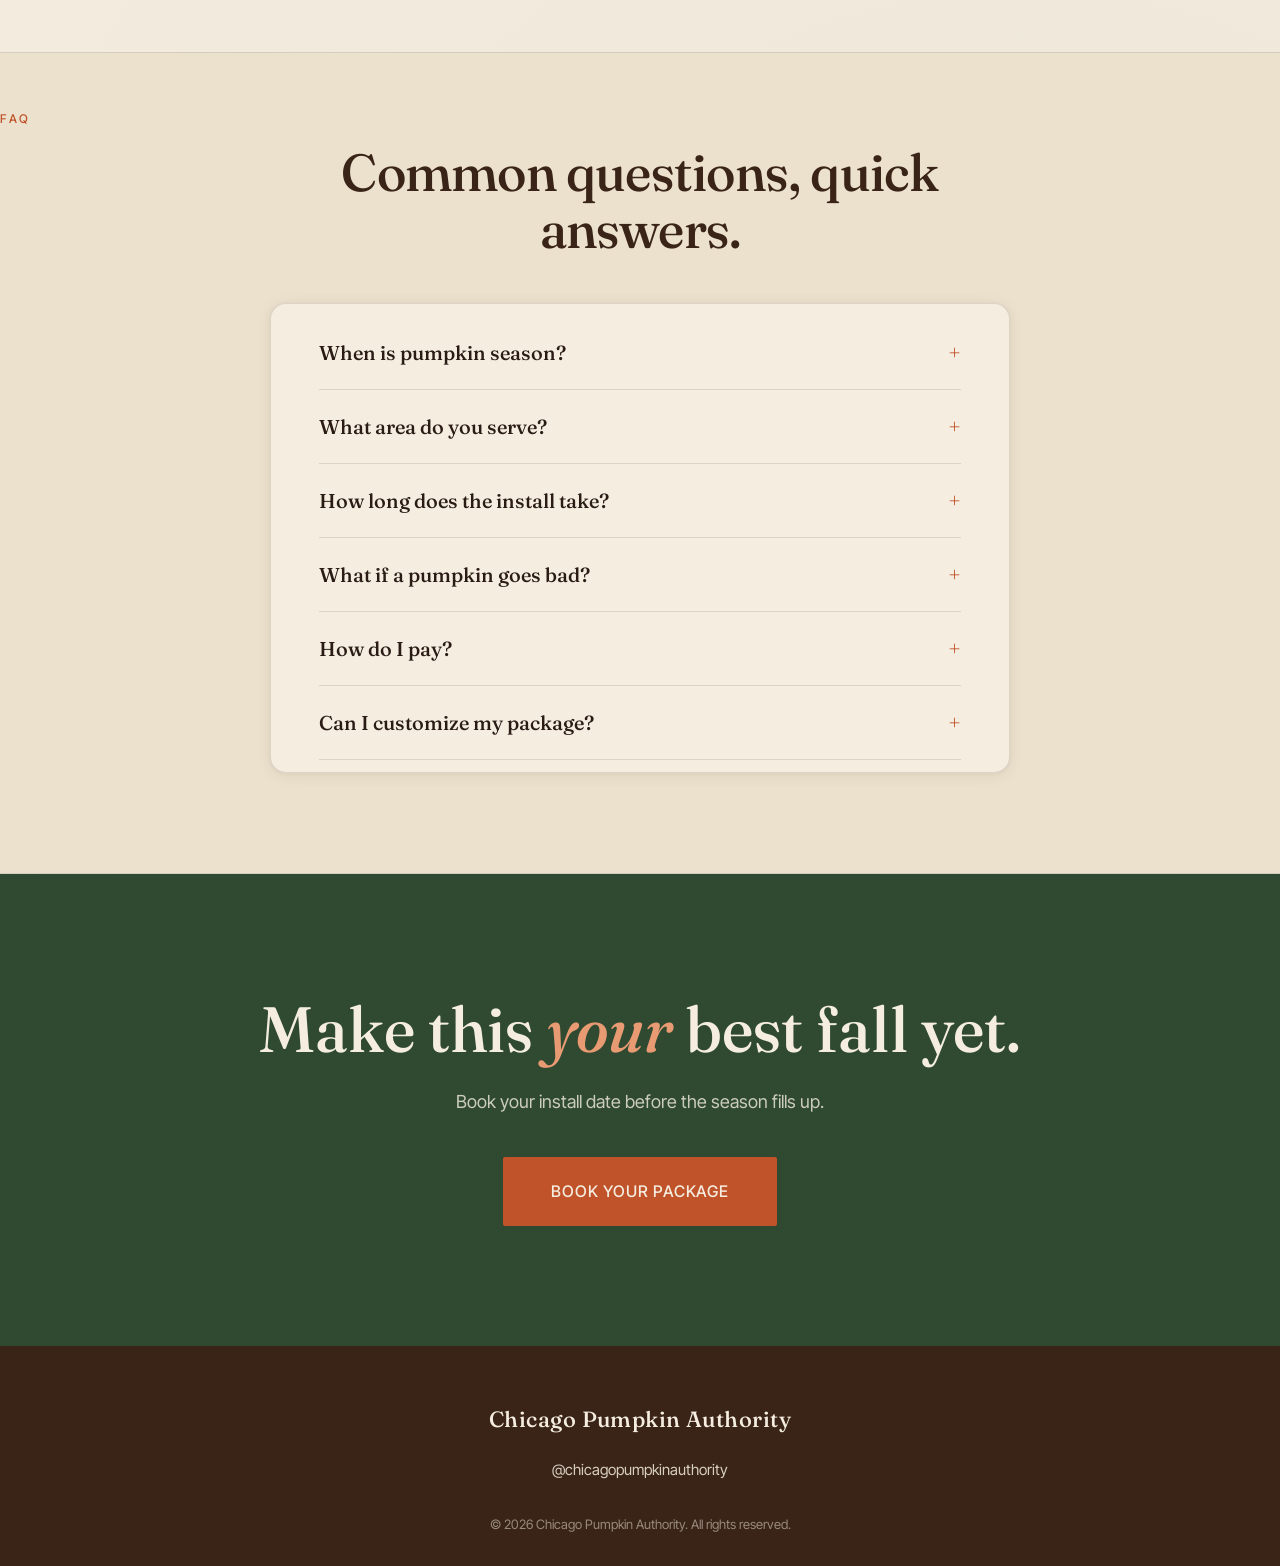
<file: website/index.html>
<!DOCTYPE html>
<html lang="en">
<head>
<meta charset="UTF-8" />
<meta name="viewport" content="width=device-width, initial-scale=1.0" />
<title>Chicago Pumpkin Authority — Premium Porch Pumpkin Displays in Lincoln Park</title>
<meta name="description" content="We source, deliver, and style premium pumpkin displays on Lincoln Park porches. You don't lift a finger." />

<link rel="preconnect" href="https://fonts.googleapis.com" />
<link rel="preconnect" href="https://fonts.gstatic.com" crossorigin />
<link href="https://fonts.googleapis.com/css2?family=Fraunces:opsz,wght@9..144,400;9..144,500;9..144,600;9..144,700&family=Inter+Tight:wght@300;400;500;600&display=swap" rel="stylesheet" />
<link rel="stylesheet" href="styles.css" />
<style>


  .container {
    max-width: 1300px;
    margin: 0 auto;
    padding: 0 20;
  }

  /* ---------- PAGE BORDER LINES ---------- */
  /* Thin dashed vertical lines pinned to the left/right edges of the content column */
  body::before,
  body::after {
    content: '';
    position: fixed;
    top: 56px;
    bottom: 0;
    width: 1px;
    /* dashed effect via repeating-linear-gradient */
    background-image: repeating-linear-gradient(
      to bottom,
      var(--border-strong) 0px,
      var(--border-strong) 3px,
      transparent 3px,
      transparent 6px
    );
    pointer-events: none;
    z-index: 9999;
  }
  body::before {
    left: max(8px, calc(50% - 670px));
  }
  body::after {
    right: max(8px, calc(50% - 670px));
  }


  /* ---------- DUAL LOGO (light + dark crossfade) ---------- */
  .logo-wrap {
    position: relative;
    max-width: 440px;
    width: 100%;
    margin-bottom: 0;
    margin-top: -32px;
    margin-left: -24px;
  }
  .logo-wrap .logo-static {
    display: block;
    width: 100%;
    height: auto;
  }

  .site-nav, .hero, .how, .packages, .why, .about, .faq, .closing, footer { position: relative; z-index: 1; }
     These are styled boxes shown where real photos will go.
     To swap in a real image, replace the <div class="img-placeholder">
     element with: <img src="your-photo.jpg" alt="..." class="img-real" />
  */
  .img-placeholder {
    background: linear-gradient(135deg, var(--cream-warm) 0%, #ddd0b5 100%);
    border: 1px dashed rgba(58, 36, 24, 0.3);
    display: flex;
    align-items: center;
    justify-content: center;
    color: var(--text-soft);
    font-family: var(--sans);
    font-size: 12px;
    font-weight: 500;
    letter-spacing: 0.12em;
    text-transform: uppercase;
    text-align: center;
    padding: 16px;
    opacity: 0.7;
  }
  .img-real {
    width: 100%;
    height: 100%;
    object-fit: cover;
    object-position: center center;
    display: block;
  }

  /* ---------- NAV BAR ---------- */
  .site-nav {
    position: sticky;
    top: 0;
    z-index: 50;
    background: var(--bg);
    border-bottom: 1px solid var(--border);
    backdrop-filter: blur(12px);
    -webkit-backdrop-filter: blur(12px);
    transition: background-color 0.6s ease, border-color 0.6s ease;
  }
  .site-nav .container {
    display: flex;
    align-items: center;
    justify-content: space-between;
    height: 56px;
  }
  .nav-logo {
    font-family: var(--serif);
    font-size: 16px;
    font-weight: 600;
    color: var(--text);
    text-decoration: none;
    letter-spacing: -0.01em;
  }
  .nav-links {
    display: flex;
    align-items: center;
    gap: 32px;
    list-style: none;
  }
  .nav-links a {
    font-family: var(--sans);
    font-size: 14px;
    font-weight: 500;
    color: var(--text-soft);
    text-decoration: none;
    letter-spacing: 0.03em;
    text-transform: uppercase;
    transition: color 0.25s ease;
  }
  .nav-links a:hover {
    color: var(--accent);
  }
  .nav-links .nav-cta {
    background: var(--accent);
    color: var(--bg);
    padding: 8px 20px;
    border-radius: 6px;
    font-weight: 600;
    transition: background 0.25s ease, color 0.25s ease;
  }
  .nav-links .nav-cta:hover {
    background: var(--text);
    color: var(--bg);
  }

  /* ---------- ABOUT SECTION ---------- */
  .about {
    padding: 120px 0;
  }
  .about-grid {
    display: grid;
    grid-template-columns: 1fr 1fr;
    gap: 64px;
    align-items: center;
  }
  .about-image {
    width: 100%;
    aspect-ratio: 4 / 3;
    object-fit: cover;
    object-position: center center;
    border-radius: 12px;
    box-shadow: 0 4px 16px rgba(0, 0, 0, 0.10);
  }
  .about h3 {
    font-family: var(--serif);
    font-size: 24px;
    font-weight: 500;
    color: var(--text-soft);
    margin-bottom: 16px;
  }
  .about p {
    color: var(--text-soft);
    opacity: 0.8;
    font-size: 16px;
    margin-bottom: 16px;
    line-height: 1.7;
  }

  /* ---------- FAQ SECTION ---------- */
  .faq {
    padding: 56px 0 100px;
    background: var(--bg-alt);
  }
  .faq-list {
    max-width: 740px;
    margin: 0 auto;
    background: var(--card-bg);
    border-radius: 16px;
    padding: 12px 48px;
    box-shadow: 0 2px 16px rgba(58, 36, 24, 0.07), 0 1px 4px rgba(58, 36, 24, 0.05);
    border: 1px solid var(--border);
  }
  .faq-item {
    border-bottom: 1px solid var(--border);
    padding: 22px 0;
  }
  .faq-question {
    font-family: var(--serif);
    font-size: 20px;
    font-weight: 500;
    color: var(--text);
    cursor: pointer;
    display: flex;
    justify-content: space-between;
    align-items: center;
    background: none;
    border: none;
    width: 100%;
    text-align: left;
    padding: 0;
    transition: color 0.25s ease;
  }
  .faq-question:hover {
    color: var(--accent);
  }
  .faq-question::after {
    content: '+';
    font-size: 24px;
    font-weight: 300;
    color: var(--accent);
    transition: transform 0.3s ease;
    flex-shrink: 0;
    margin-left: 16px;
  }
  .faq-item.open .faq-question::after {
    transform: rotate(45deg);
  }
  .faq-answer {
    max-height: 0;
    overflow: hidden;
    transition: max-height 0.4s ease, padding 0.4s ease;
  }
  .faq-item.open .faq-answer {
    max-height: 500px;
    padding-top: 16px;
  }
  .faq-answer p {
    color: var(--text-soft);
    opacity: 0.8;
    font-size: 16px;
    line-height: 1.7;
  }

  /* Season timeline */
  .season-timeline {
    margin-top: 22px;
    padding: 0 4px;
  }
  .timeline-track {
    display: flex;
    align-items: flex-end;
    justify-content: space-between;
    position: relative;
    padding-top: 8px;
    gap: 0;
  }
  .timeline-track::before {
    content: '';
    position: absolute;
    top: 17px;
    left: 0;
    right: 0;
    height: 2px;
    background: var(--border);
    border-radius: 1px;
  }
  .timeline-month {
    display: flex;
    flex-direction: column;
    align-items: center;
    position: relative;
    flex: 1;
    gap: 6px;
  }
  .timeline-dot {
    width: 10px;
    height: 10px;
    border-radius: 50%;
    background: var(--border-strong);
    position: relative;
    z-index: 1;
    flex-shrink: 0;
  }
  .timeline-month[data-intensity="low"] .timeline-dot {
    background: var(--accent-soft);
    box-shadow: 0 0 0 2px rgba(232, 155, 115, 0.25);
  }
  .timeline-month[data-intensity="peak"] .timeline-dot {
    width: 14px;
    height: 14px;
    background: var(--accent);
    box-shadow: 0 0 0 3px rgba(192, 83, 42, 0.2), 0 0 10px rgba(192, 83, 42, 0.25);
  }
  .timeline-label {
    font-family: var(--sans);
    font-size: 10px;
    font-weight: 500;
    color: var(--text-soft);
    opacity: 0.4;
    letter-spacing: 0.01em;
  }
  .timeline-month[data-intensity="low"] .timeline-label {
    opacity: 0.75;
    color: var(--accent-soft);
  }
  .timeline-month[data-intensity="peak"] .timeline-label {
    opacity: 1;
    color: var(--accent);
    font-weight: 600;
  }

  .timeline-month.current-month .timeline-dot {
    outline: 2px solid var(--text);
    outline-offset: 2px;
  }
  .timeline-month.current-month .timeline-label {
    font-weight: 700;
    opacity: 1 !important;
    color: var(--text) !important;
  }
  .timeline-month.current-month .timeline-label::after {
    content: '▾';
    display: block;
    font-size: 8px;
    text-align: center;
    margin-top: -2px;
    opacity: 0.5;
  }
  .timeline-note {
    margin-top: 14px;
    font-size: 12px;
    font-family: var(--sans);
    font-weight: 400;
    color: var(--text-soft);
    opacity: 0.65;
  }
  .timeline-date {
    color: var(--accent);
    font-weight: 400;
    opacity: 1;
  }

  /* ---------- HERO ---------- */
  .hero {
    padding: 0 0 120px;
    position: relative;
    overflow: visible;
  }

  .hero-grid {
    display: grid;
    grid-template-columns: 1fr 1.3fr;
    gap: 48px;
    align-items: end;
  }

  .hero-image {
    width: 100%;
  }

  /* ---------- HERO CAROUSEL ----------
     Multiple slides stacked in the same spot. The "active" one
     fades and slides into view; the others fade out to the side.
     Uses a 3:4 portrait ratio so tall pumpkin photos look great,
     and object-fit: cover keeps everything filled & centered.
  */
  .carousel {
    position: relative;
    width: 100%;
    aspect-ratio: 3 / 4;
    max-height: 460px;
  }

  .carousel-track {
    position: relative;
    width: 100%;
    height: 100%;
    overflow: hidden;
    border-radius: 12px;
  }

  .carousel-slide {
    position: absolute;
    top: 0;
    left: 0;
    width: 100%;
    height: 100%;
    object-fit: cover;
    object-position: center center;
    border-radius: 12px;
    filter: drop-shadow(0 4px 12px rgba(0, 0, 0, 0.15));
    opacity: 0;
    transform: translateX(40px) scale(0.96);
    transition: opacity 0.7s ease, transform 0.7s ease;
    pointer-events: none;
  }

  .carousel-slide.active {
    opacity: 1;
    transform: translateX(0) scale(1);
    pointer-events: auto;
    z-index: 2;
  }

  /* the slide that just left animates off to the opposite side */
  .carousel-slide.leaving {
    opacity: 0;
    transform: translateX(-40px) scale(0.96);
    z-index: 1;
  }

  /* arrow buttons */
  .carousel-arrow {
    position: absolute;
    top: 50%;
    transform: translateY(-50%);
    width: 48px;
    height: 48px;
    border-radius: 50%;
    background: var(--card-bg);
    border: 1px solid rgba(58, 36, 24, 0.15);
    color: var(--text-soft);
    font-family: var(--serif);
    font-size: 22px;
    cursor: pointer;
    z-index: 5;
    display: flex;
    align-items: center;
    justify-content: center;
    transition: all 0.25s ease;
    box-shadow: 0 6px 16px rgba(58, 36, 24, 0.12);
  }

  .carousel-arrow:hover {
    background: var(--primary);
    color: var(--bg);
    transform: translateY(-50%) scale(1.08);
  }

  .carousel-arrow.prev { left: 16px; }
  .carousel-arrow.next { right: 16px; }

  /* thumbnail strip underneath the main image */
  .carousel-thumbs {
    display: flex;
    gap: 8px;
    justify-content: center;
    margin-top: 10px;
  }

  .carousel-thumb {
    width: 60px;
    height: 60px;
    border-radius: 8px;
    overflow: hidden;
    border: 2px solid transparent;
    cursor: pointer;
    padding: 0;
    background: none;
    opacity: 0.5;
    transition: all 0.25s ease;
    flex-shrink: 0;
  }

  .carousel-thumb img {
    width: 100%;
    height: 100%;
    object-fit: cover;
    display: block;
  }

  .carousel-thumb:hover {
    opacity: 0.85;
  }

  .carousel-thumb.active {
    opacity: 1;
    border-color: var(--accent);
  }

  .hero-logo {
    max-width: 380px;
    width: 100%;
    height: auto;
    display: block;
    margin-bottom: 64px;
  }

  .hero-eyebrow {
    font-family: var(--sans);
    font-size: 13px;
    font-weight: 500;
    letter-spacing: 0.18em;
    text-transform: uppercase;
    color: var(--primary);
    margin-bottom: 24px;
  }

  .hero h1 {
    font-family: var(--serif);
    font-size: clamp(44px, 7vw, 88px);
    font-weight: 500;
    line-height: 1.02;
    color: var(--text-soft);
    letter-spacing: -0.02em;
    max-width: 900px;
    margin-bottom: 32px;
  }

  .hero h1 em {
    font-style: italic;
    color: var(--accent);
    font-weight: 400;
  }

  .hero-sub {
    font-size: 19px;
    max-width: 560px;
    color: var(--text-soft);
    margin-bottom: 40px;
    opacity: 0.85;
  }

  /* ---------- SEASON NOTICE ---------- */
  .season-notice {
    position: absolute;
    top: 40px;
    right: max(20px, calc((100% - 1300px) / 2));
    display: inline-flex;
    align-items: center;
    gap: 10px;
    background: var(--accent);
    border-radius: 100px;
    padding: 12px 24px;
    font-family: var(--sans);
    font-size: 14px;
    font-weight: 600;
    letter-spacing: 0.04em;
    color: #fff;
    z-index: 2;
    white-space: nowrap;
    box-shadow: 0 4px 16px rgba(180, 80, 30, 0.25);
  }

  .season-notice-dot {
    width: 8px;
    height: 8px;
    border-radius: 50%;
    background: #fff;
    opacity: 0.85;
    flex-shrink: 0;
  }

  /* ---------- BUTTON ---------- */
  .btn {
    display: inline-block;
    background: var(--primary);
    color: var(--bg);
    font-family: var(--sans);
    font-weight: 500;
    font-size: 15px;
    letter-spacing: 0.05em;
    text-transform: uppercase;
    padding: 18px 38px;
    text-decoration: none;
    border: none;
    cursor: pointer;
    transition: all 0.3s ease;
    border-radius: 2px;
  }

  .btn:hover {
    background: var(--accent);
    transform: translateY(-2px);
    box-shadow: 0 12px 28px rgba(58, 36, 24, 0.18);
  }

  .btn-large {
    padding: 22px 48px;
    font-size: 16px;
  }

  /* ---------- DIVIDER ---------- */
  .divider {
    width: 100%;
    height: 1px;
    background: var(--footer-bg);
    opacity: 0.15;
    margin: 0;
  }

  /* ---------- HOW IT WORKS ---------- */
  .how {
    padding: 80px 0;
  }

  .section-label {
    font-family: var(--sans);
    font-size: 12px;
    font-weight: 500;
    letter-spacing: 0.22em;
    text-transform: uppercase;
    color: var(--accent);
    margin-bottom: 16px;
  }

  .section-title {
    font-family: var(--serif);
    font-size: clamp(32px, 4.5vw, 52px);
    font-weight: 500;
    color: var(--text-soft);
    letter-spacing: -0.015em;
    line-height: 1.1;
    margin-bottom: 40px;
    max-width: 700px;
  }

  .steps {
    display: grid;
    grid-template-columns: repeat(3, 1fr);
    gap: 48px;
  }

  .step {
    position: relative;
  }

  .step-image {
    width: 100%;
    height: 200px;
    margin-bottom: 20px;
    border-radius: 12px;
    box-shadow: 0 4px 16px rgba(0, 0, 0, 0.10);
    object-fit: cover;
    object-position: center center;
  }

  .step-num {
    font-family: var(--serif);
    font-size: 64px;
    font-weight: 400;
    font-style: italic;
    color: var(--accent);
    line-height: 1;
    margin-bottom: 20px;
    display: block;
  }

  .step h3 {
    font-family: var(--serif);
    font-size: 24px;
    font-weight: 500;
    color: var(--text-soft);
    margin-bottom: 12px;
  }

  .step p {
    color: var(--text-soft);
    opacity: 0.75;
    font-size: 16px;
  }

  .how-cta {
    margin-top: 72px;
    text-align: center;
  }

  /* ---------- PACKAGES ---------- */
  .packages {
    scroll-margin-top: 56px;
    padding: 20px 0 36px;
    background: var(--bg-alt);
    position: relative;
  }

  .packages-header {
    text-align: center;
    margin-bottom: 16px;
  }

  .packages-header .section-title {
    margin: 0 auto;
    margin-bottom: 0;
  }

  .package-grid {
    display: grid;
    grid-template-columns: repeat(3, 1fr);
    gap: 28px;
    align-items: stretch;
    padding-top: 20px;
  }

  .package {
    background: var(--card-bg);
    padding: 0;
    border: none;
    border-radius: 8px;
    display: flex;
    flex-direction: column;
    transition: all 0.3s ease;
    position: relative;
    box-shadow: 0 4px 16px rgba(0, 0, 0, 0.10);
  }

  .package-image {
    aspect-ratio: 3 / 1;
    width: 100%;
    object-fit: cover;
    object-position: center center;
    border-radius: 8px 8px 0 0;
  }

  .package-body {
    padding: 20px 24px 10px;
    display: flex;
    flex-direction: column;
    flex-grow: 1;
  }

  .package:hover {
    transform: translateY(-6px);
    box-shadow: 0 24px 48px rgba(58, 36, 24, 0.12);
  }

  .package.featured {
    background: var(--primary);
    color: var(--bg);
    border: none;
    transform: translateY(-8px);
    box-shadow: 0 20px 50px rgba(30, 50, 32, 0.25);
  }

  .package.featured:hover {
    transform: translateY(-14px);
  }

  .package-badge {
    position: absolute;
    top: -14px;
    left: 50%;
    transform: translateX(-50%);
    background: var(--accent);
    color: var(--bg);
    font-size: 11px;
    font-weight: 500;
    letter-spacing: 0.15em;
    text-transform: uppercase;
    padding: 7px 18px;
    border-radius: 2px;
  }

  .package-name {
    font-family: var(--serif);
    font-size: 24px;
    font-weight: 500;
    margin-bottom: 4px;
    color: var(--text-soft);
  }

  .package.featured .package-name {
    color: var(--bg);
  }

  .package-price {
    font-family: var(--serif);
    font-size: 32px;
    font-weight: 500;
    color: var(--accent);
    line-height: 1;
    margin-bottom: 12px;
  }

  .package.featured .package-price {
    color: #e89b73;
  }

  .package-line {
    width: 32px;
    height: 2px;
    background: var(--accent);
    margin-bottom: 16px;
  }

  .package ul {
    list-style: none;
    margin-bottom: 24px;
    flex-grow: 1;
  }

  .package li {
    padding: 5px 0;
    font-size: 14px;
    color: var(--text-soft);
    border-bottom: 1px solid var(--border);
  }

  .package.featured li {
    color: var(--bg);
    border-bottom-color: rgba(244, 237, 224, 0.15);
    opacity: 0.92;
  }

  .package li:last-child {
    border-bottom: none;
  }

  .package .btn {
    width: 100%;
    text-align: center;
    padding: 14px 24px;
    font-size: 13px;
  }

  .package.featured .btn {
    background: var(--accent);
  }

  .package.featured .btn:hover {
    background: var(--card-bg);
    color: var(--primary);
  }


  /* ---------- CLOSING CTA ---------- */
  .closing {
    background: var(--primary);
    color: var(--bg);
    padding: 120px 0;
    text-align: center;
  }

  .closing h2 {
    font-family: var(--serif);
    font-size: clamp(36px, 5vw, 64px);
    font-weight: 500;
    line-height: 1.1;
    margin-bottom: 24px;
    max-width: 800px;
    margin-left: auto;
    margin-right: auto;
  }

  .closing h2 em {
    font-style: italic;
    color: #e89b73;
  }

  .closing p {
    font-size: 18px;
    opacity: 0.8;
    margin-bottom: 40px;
    max-width: 500px;
    margin-left: auto;
    margin-right: auto;
  }

  .closing .btn {
    background: var(--accent);
  }

  .closing .btn:hover {
    background: var(--card-bg);
    color: var(--primary);
  }

  /* ---------- FOOTER ---------- */
  footer {
    background: var(--footer-bg);
    color: var(--bg);
    padding: 56px 0 32px;
  }

  .footer-inner {
    display: flex;
    flex-direction: column;
    align-items: center;
    text-align: center;
    gap: 20px;
  }

  .footer-name {
    font-family: var(--serif);
    font-size: 22px;
    font-weight: 500;
    letter-spacing: 0.02em;
  }

  .footer-ig {
    color: var(--bg);
    text-decoration: none;
    font-size: 15px;
    opacity: 0.85;
    transition: opacity 0.2s;
  }

  .footer-ig:hover {
    opacity: 1;
    color: #e89b73;
  }

  .footer-copy {
    font-size: 13px;
    opacity: 0.5;
    margin-top: 12px;
  }

  /* ---------- RESPONSIVE ---------- */
  /* ---------- TABLET (≤ 880px) ---------- */
  @media (max-width: 880px) {
    .container { padding: 0 24px; }
    .hero { padding: 32px 0 72px; }
    .hero-grid { grid-template-columns: 1fr; gap: 40px; }
    .hero-logo { max-width: 280px; margin-bottom: 48px; }

    /* Carousel: switch to a wider ratio on smaller screens
       since it now spans the full width */
    .carousel { aspect-ratio: 4 / 3; max-height: 480px; }

    .how, .packages, .why, .closing { padding: 80px 0; }
    .steps { grid-template-columns: 1fr; gap: 48px; }
    .step-image { aspect-ratio: 16 / 9; }

    .package-grid { grid-template-columns: 1fr; gap: 24px; }
    .package-image { aspect-ratio: 16 / 9; }
    .package.featured { transform: none; }
    .package.featured:hover { transform: translateY(-6px); }

    .about { padding: 80px 0; }
    .about-grid { grid-template-columns: 1fr; gap: 40px; }
    .about-image { aspect-ratio: 16 / 9; }

    .why-grid { grid-template-columns: 1fr; gap: 40px; }
    .section-title { margin-bottom: 48px; }
  }

  /* ---------- PHONE (≤ 520px) ---------- */
  @media (max-width: 520px) {
    .container { padding: 0 16px; }
    .hero { padding: 24px 0 56px; }
    .carousel { aspect-ratio: 1 / 1; max-height: 400px; }
    .carousel-arrow { width: 38px; height: 38px; font-size: 18px; }
    .carousel-arrow.prev { left: 8px; }
    .carousel-arrow.next { right: 8px; }
    .carousel-thumb { width: 48px; height: 48px; border-radius: 6px; }
    .carousel-thumbs { gap: 6px; }

    .step-image { aspect-ratio: 4 / 3; }
    .package-image { aspect-ratio: 4 / 3; }
    .about-image { aspect-ratio: 4 / 3; }

    .how, .packages, .why, .closing, .about, .faq { padding: 56px 0; }
    .section-title { margin-bottom: 36px; }
    .package-body { padding: 24px 24px 32px; }

    .nav-links { gap: 16px; }
    .nav-links a { font-size: 12px; }


  }
</style>
</head>
<body>


  <!-- NAV BAR -->
  <nav class="site-nav">
    <div class="container">
      <a href="#" class="nav-logo">Chicago Pumpkin Authority</a>
      <ul class="nav-links">
        <li><a href="#about">About Us</a></li>
        <li><a href="#packages">Packages</a></li>
        <li><a href="#faq">FAQ</a></li>
        <li><a href="book.html" class="nav-cta">Book Now</a></li>
      </ul>
    </div>
  </nav>

  <!-- HERO -->
  <section class="hero">
    <div class="season-notice">
      <span class="season-notice-dot"></span>
      Orders open September 1st — spots fill fast
    </div>
    <div class="container">
      <div class="logo-wrap">
        <img src="[data-uri]" alt="Chicago Pumpkin Authority" class="logo-static">
      </div>
      <div class="hero-grid">
        <div>
          <p class="hero-eyebrow">Lincoln Park · Est. for Autumn</p>
          <h1>Your porch, <em>perfected.</em></h1>
          <p class="hero-sub">We source heirloom pumpkins, deliver to your door, and style your front porch into a display worth stopping for. You don't lift a finger.</p>
          <a href="book.html" class="btn btn-large">Book Your Package</a>
        </div>
        <div class="carousel" id="heroCarousel">
          <div class="carousel-track">
            <img class="carousel-slide active img-real" src="images/optimized/double-door-mixed-pumpkins.jpg" srcset="images/optimized/double-door-mixed-pumpkins-mobile.jpg 960w, images/optimized/double-door-mixed-pumpkins.jpg 1920w" sizes="(max-width: 768px) 100vw, 500px" fetchpriority="high" alt="Styled porch display with mixed pumpkins" />
            <img class="carousel-slide img-real" src="images/optimized/slate-steps-heirloom-variety.jpg" srcset="images/optimized/slate-steps-heirloom-variety-mobile.jpg 960w, images/optimized/slate-steps-heirloom-variety.jpg 1920w" sizes="(max-width: 768px) 100vw, 500px" loading="lazy" alt="Heirloom pumpkin variety on slate steps" />
            <img class="carousel-slide img-real" src="images/optimized/blue-brick-stacked-display.jpg" srcset="images/optimized/blue-brick-stacked-display-mobile.jpg 960w, images/optimized/blue-brick-stacked-display.jpg 1920w" sizes="(max-width: 768px) 100vw, 500px" loading="lazy" alt="Pumpkin display on blue brick cottage steps" />
            <img class="carousel-slide img-real" src="images/optimized/brick-front-symmetrical-spread.jpg" srcset="images/optimized/brick-front-symmetrical-spread-mobile.jpg 960w, images/optimized/brick-front-symmetrical-spread.jpg 1920w" sizes="(max-width: 768px) 100vw, 500px" loading="lazy" alt="Symmetrical pumpkin spread on brick front porch" />
          </div>
          <button class="carousel-arrow prev" aria-label="Previous image">&#8249;</button>
          <button class="carousel-arrow next" aria-label="Next image">&#8250;</button>
          <div class="carousel-thumbs">
            <button class="carousel-thumb active" aria-label="Go to image 1"><img src="images/optimized/double-door-mixed-pumpkins-mobile.jpg" alt="" /></button>
            <button class="carousel-thumb" aria-label="Go to image 2"><img src="images/optimized/slate-steps-heirloom-variety-mobile.jpg" alt="" /></button>
            <button class="carousel-thumb" aria-label="Go to image 3"><img src="images/optimized/blue-brick-stacked-display-mobile.jpg" alt="" /></button>
            <button class="carousel-thumb" aria-label="Go to image 4"><img src="images/optimized/brick-front-symmetrical-spread-mobile.jpg" alt="" /></button>
          </div>
        </div>
      </div>
    </div>
  </section>

  <div class="divider"></div>

  <!-- HOW IT WORKS -->
  <section class="how">
    <div class="container">
      <p class="section-label">How It Works</p>
      <h2 class="section-title">Three steps. Zero effort on your end.</h2>
      <div class="steps">
        <div class="step">
          <img class="step-image img-real" src="images/optimized/brick-front-symmetrical-spread.jpg" srcset="images/optimized/brick-front-symmetrical-spread-mobile.jpg 960w, images/optimized/brick-front-symmetrical-spread.jpg 1920w" sizes="(max-width: 768px) 100vw, 400px" loading="lazy" alt="Online booking - beautiful porch result" />
          <span class="step-num">i.</span>
          <h3 style="display:inline;">Order Online</h3><a href="book.html" style="display:inline-block;margin-left:12px;background:var(--primary);color:var(--bg);font-family:var(--sans);font-size:11px;font-weight:500;letter-spacing:0.06em;text-transform:uppercase;padding:6px 14px;border-radius:2px;text-decoration:none;vertical-align:middle;">Book Now</a>
          <p style="margin-top:12px;">Choose your package and book your install date. The whole process takes about two minutes.</p>
        </div>
        <div class="step">
          <img class="step-image img-real" src="images/optimized/slate-steps-heirloom-variety.jpg" srcset="images/optimized/slate-steps-heirloom-variety-mobile.jpg 960w, images/optimized/slate-steps-heirloom-variety.jpg 1920w" sizes="(max-width: 768px) 100vw, 400px" loading="lazy" alt="Hand-picked heirloom pumpkins" />
          <span class="step-num">ii.</span>
          <h3>We Source &amp; Deliver</h3>
          <p>We hand-pick every pumpkin from our growers and bring them straight to your address.</p>
        </div>
        <div class="step">
          <img class="step-image img-real" src="images/optimized/blue-brick-stacked-display.jpg" srcset="images/optimized/blue-brick-stacked-display-mobile.jpg 960w, images/optimized/blue-brick-stacked-display.jpg 1920w" sizes="(max-width: 768px) 100vw, 400px" loading="lazy" alt="Finished porch display" />
          <span class="step-num">iii.</span>
          <h3>Enjoy Your Porch</h3>
          <p>Our team arranges the full display while you carry on with your day. Step outside to a finished look.</p>
        </div>
      </div>
    </div>
  </section>

  <!-- PACKAGES -->
  <section class="packages" id="packages">
    <div class="container">
      <div class="packages-header">
        <p class="section-label">Our Packages</p>
      </div>
      <div class="package-grid">

        <div class="package">
          <img class="package-image img-real" src="images/optimized/double-door-mixed-pumpkins.jpg" srcset="images/optimized/double-door-mixed-pumpkins-mobile.jpg 960w, images/optimized/double-door-mixed-pumpkins.jpg 1920w" sizes="(max-width: 768px) 100vw, 400px" loading="lazy" alt="The Classic pumpkin package" />
          <div class="package-body">
            <h3 class="package-name">The Classic</h3>
            <div class="package-price">$449</div>
            <div class="package-line"></div>
            <ul>
              <li>4 large heirloom pumpkins</li>
              <li>6 medium orange pumpkins</li>
              <li>4 white ghost pumpkins</li>
              <li>10 minis &amp; gourds</li>
              <li>1 hay bale</li>
            </ul>
            <a href="book.html?package=classic" class="btn">Book Your Package</a>
          </div>
        </div>

        <div class="package featured">
          <div class="package-badge">Most Popular</div>
          <img class="package-image img-real" src="images/optimized/blue-brick-stacked-display.jpg" srcset="images/optimized/blue-brick-stacked-display-mobile.jpg 960w, images/optimized/blue-brick-stacked-display.jpg 1920w" sizes="(max-width: 768px) 100vw, 400px" loading="lazy" alt="The Signature pumpkin package" />
          <div class="package-body">
            <h3 class="package-name">The Signature</h3>
            <div class="package-price">$649</div>
            <div class="package-line"></div>
            <ul>
              <li>6 large heirloom pumpkins</li>
              <li>8 medium orange pumpkins</li>
              <li>6 white ghost pumpkins</li>
              <li>4 specialty pumpkins</li>
              <li>12 minis &amp; gourds</li>
              <li>2 hay bales</li>
            </ul>
            <a href="book.html?package=signature" class="btn">Book Your Package</a>
          </div>
        </div>

        <div class="package">
          <img class="package-image img-real" src="images/optimized/brick-front-symmetrical-spread.jpg" srcset="images/optimized/brick-front-symmetrical-spread-mobile.jpg 960w, images/optimized/brick-front-symmetrical-spread.jpg 1920w" sizes="(max-width: 768px) 100vw, 400px" loading="lazy" alt="The Grand pumpkin package" />
          <div class="package-body">
            <h3 class="package-name">The Grand</h3>
            <div class="package-price">$849</div>
            <div class="package-line"></div>
            <ul>
              <li>8 large heirloom pumpkins</li>
              <li>10 medium orange pumpkins</li>
              <li>8 white ghost pumpkins</li>
              <li>6 specialty pumpkins</li>
              <li>16 minis &amp; gourds</li>
              <li>2 cornstalk bundles</li>
              <li>3 hay bales</li>
            </ul>
            <a href="book.html?package=grand" class="btn">Book Your Package</a>
          </div>
        </div>

      </div>
    </div>
  </section>

  <!-- ABOUT US -->
  <section class="about" id="about">
    <div class="container">
      <p class="section-label">About Us</p>
      <h2 class="section-title">Four guys. One neighborhood. A lot of pumpkins.</h2>
      <div class="about-grid">
        <img class="about-image img-real" src="images/optimized/slate-steps-heirloom-variety.jpg" srcset="images/optimized/slate-steps-heirloom-variety-mobile.jpg 960w, images/optimized/slate-steps-heirloom-variety.jpg 1920w" sizes="(max-width: 768px) 100vw, 500px" loading="lazy" alt="Hand-selected heirloom pumpkins" />
        <div>
          <h3>Born in Lincoln Park</h3>
          <p>We're four friends who live in Lincoln Park and noticed something: the best porch pumpkin services all focus on the North Shore suburbs. Meanwhile, our neighborhood — packed with beautiful brownstones and young families who love fall — had nothing.</p>
          <p>So we started Chicago Pumpkin Authority. We source premium heirloom pumpkins, deliver them to your door, and hand-style your porch into something worth stopping for. You don't lift a finger.</p>
          <h3>Why we're different</h3>
          <p>We only buy pumpkins after you order, which means zero waste and the freshest possible product. We focus exclusively on Lincoln Park, so we know the porches, the vibes, and the neighborhood. And our pricing sits well below the competition while delivering the same premium look.</p>
        </div>
      </div>
    </div>
  </section>

  <div class="divider"></div>

  <!-- FAQ -->
  <section class="faq" id="faq">
    <div class="container">
      <p class="section-label">FAQ</p>
      <h2 class="section-title" style="text-align:center; margin:0 auto 44px;">Common questions, quick answers.</h2>
      <div class="faq-list">

        <div class="faq-item">
          <button class="faq-question">When is pumpkin season?</button>
          <div class="faq-answer">
            <p>We operate from September through November, with October being peak season. We recommend booking early — install slots fill up fast, especially for weekends in October.</p>
            <div class="season-timeline">
              <div class="timeline-track" id="season-timeline-track">
                <div class="timeline-month" data-month="0" data-intensity="off"><div class="timeline-dot"></div><span class="timeline-label">Jan</span></div>
                <div class="timeline-month" data-month="1" data-intensity="off"><div class="timeline-dot"></div><span class="timeline-label">Feb</span></div>
                <div class="timeline-month" data-month="2" data-intensity="off"><div class="timeline-dot"></div><span class="timeline-label">Mar</span></div>
                <div class="timeline-month" data-month="3" data-intensity="off"><div class="timeline-dot"></div><span class="timeline-label">Apr</span></div>
                <div class="timeline-month" data-month="4" data-intensity="off"><div class="timeline-dot"></div><span class="timeline-label">May</span></div>
                <div class="timeline-month" data-month="5" data-intensity="off"><div class="timeline-dot"></div><span class="timeline-label">Jun</span></div>
                <div class="timeline-month" data-month="6" data-intensity="off"><div class="timeline-dot"></div><span class="timeline-label">Jul</span></div>
                <div class="timeline-month" data-month="7" data-intensity="off"><div class="timeline-dot"></div><span class="timeline-label">Aug</span></div>
                <div class="timeline-month" data-month="8" data-intensity="low"><div class="timeline-dot"></div><span class="timeline-label">Sep</span></div>
                <div class="timeline-month" data-month="9" data-intensity="peak"><div class="timeline-dot"></div><span class="timeline-label">Oct</span></div>
                <div class="timeline-month" data-month="10" data-intensity="low"><div class="timeline-dot"></div><span class="timeline-label">Nov</span></div>
                <div class="timeline-month" data-month="11" data-intensity="off"><div class="timeline-dot"></div><span class="timeline-label">Dec</span></div>
              </div>
              <p class="timeline-note">📅 Orders open <span class="timeline-date">September 1st</span></p>
            </div>
            <script>
              (function() {
                var current = new Date().getMonth();
                var el = document.querySelector('#season-timeline-track [data-month="' + current + '"]');
                if (el) el.classList.add('current-month');
              })();
            </script>
          </div>
        </div>

        <div class="faq-item">
          <button class="faq-question">What area do you serve?</button>
          <div class="faq-answer">
            <p>We serve Lincoln Park, Chicago. If you're in the neighborhood (roughly from North Ave to Diversey, Clybourn to the lakefront), we've got you covered.</p>
          </div>
        </div>

        <div class="faq-item">
          <button class="faq-question">How long does the install take?</button>
          <div class="faq-answer">
            <p>Most installs take about 30–45 minutes. You don't need to be home — just let us know where you'd like the display, and we'll handle the rest.</p>
          </div>
        </div>

        <div class="faq-item">
          <button class="faq-question">What if a pumpkin goes bad?</button>
          <div class="faq-answer">
            <p>Pumpkins are natural and their lifespan varies, but a well-placed display typically lasts 4–8 weeks. If something goes south early, reach out and we'll work with you to replace it.</p>
          </div>
        </div>

        <div class="faq-item">
          <button class="faq-question">How do I pay?</button>
          <div class="faq-answer">
            <p>We currently accept Venmo, Zelle, and cash, with credit card payments (via Stripe) coming soon. Payment is due when you book — we'll confirm your install date right away.</p>
          </div>
        </div>

        <div class="faq-item">
          <button class="faq-question">Can I customize my package?</button>
          <div class="faq-answer">
            <p>Absolutely. Our three packages are starting points — if you want more pumpkins, specific colors, or a particular style, just let us know when you book and we'll put together a custom quote.</p>
          </div>
        </div>

      </div>
    </div>
  </section>

  <div class="divider"></div>

  <!-- CLOSING CTA -->
  <section class="closing">
    <div class="container">
      <h2>Make this <em>your</em> best fall yet.</h2>
      <p>Book your install date before the season fills up.</p>
      <a href="book.html" class="btn btn-large">Book Your Package</a>
    </div>
  </section>

  <!-- FOOTER -->
  <footer>
    <div class="container">
      <div class="footer-inner">
        <div class="footer-name">Chicago Pumpkin Authority</div>
        <a href="https://instagram.com/chicagopumpkinauthority" class="footer-ig">@chicagopumpkinauthority</a>
        <div class="footer-copy">© 2026 Chicago Pumpkin Authority. All rights reserved.</div>
      </div>
    </div>
  </footer>

  <script>
    // Hero carousel logic
    // Grabs the carousel element, then finds all the slides and dots inside it.
    (function() {
      const carousel = document.getElementById('heroCarousel');
      const slides = carousel.querySelectorAll('.carousel-slide');
      const dots = carousel.querySelectorAll('.carousel-thumb');
      const prevBtn = carousel.querySelector('.carousel-arrow.prev');
      const nextBtn = carousel.querySelector('.carousel-arrow.next');
      let current = 0;

      // Switch to a given slide index. The "leaving" class lets the
      // outgoing slide animate off-screen instead of just disappearing.
      function goTo(index) {
        if (index === current) return;
        const prevSlide = slides[current];
        prevSlide.classList.remove('active');
        prevSlide.classList.add('leaving');
        // remove the "leaving" class once the animation finishes
        setTimeout(() => prevSlide.classList.remove('leaving'), 700);

        current = (index + slides.length) % slides.length;
        slides[current].classList.add('active');

        dots.forEach((dot, i) => {
          dot.classList.toggle('active', i === current);
        });
      }

      nextBtn.addEventListener('click', () => goTo(current + 1));
      prevBtn.addEventListener('click', () => goTo(current - 1));
      dots.forEach((dot, i) => {
        dot.addEventListener('click', () => goTo(i));
      });
    })();

    // FAQ accordion toggle
    (function() {
      document.querySelectorAll('.faq-question').forEach(function(btn) {
        btn.addEventListener('click', function() {
          var item = btn.parentElement;
          // Close other open items
          document.querySelectorAll('.faq-item.open').forEach(function(open) {
            if (open !== item) open.classList.remove('open');
          });
          // Toggle this one
          item.classList.toggle('open');
        });
      });
    })();
  </script>

</body>
</html>
</file>
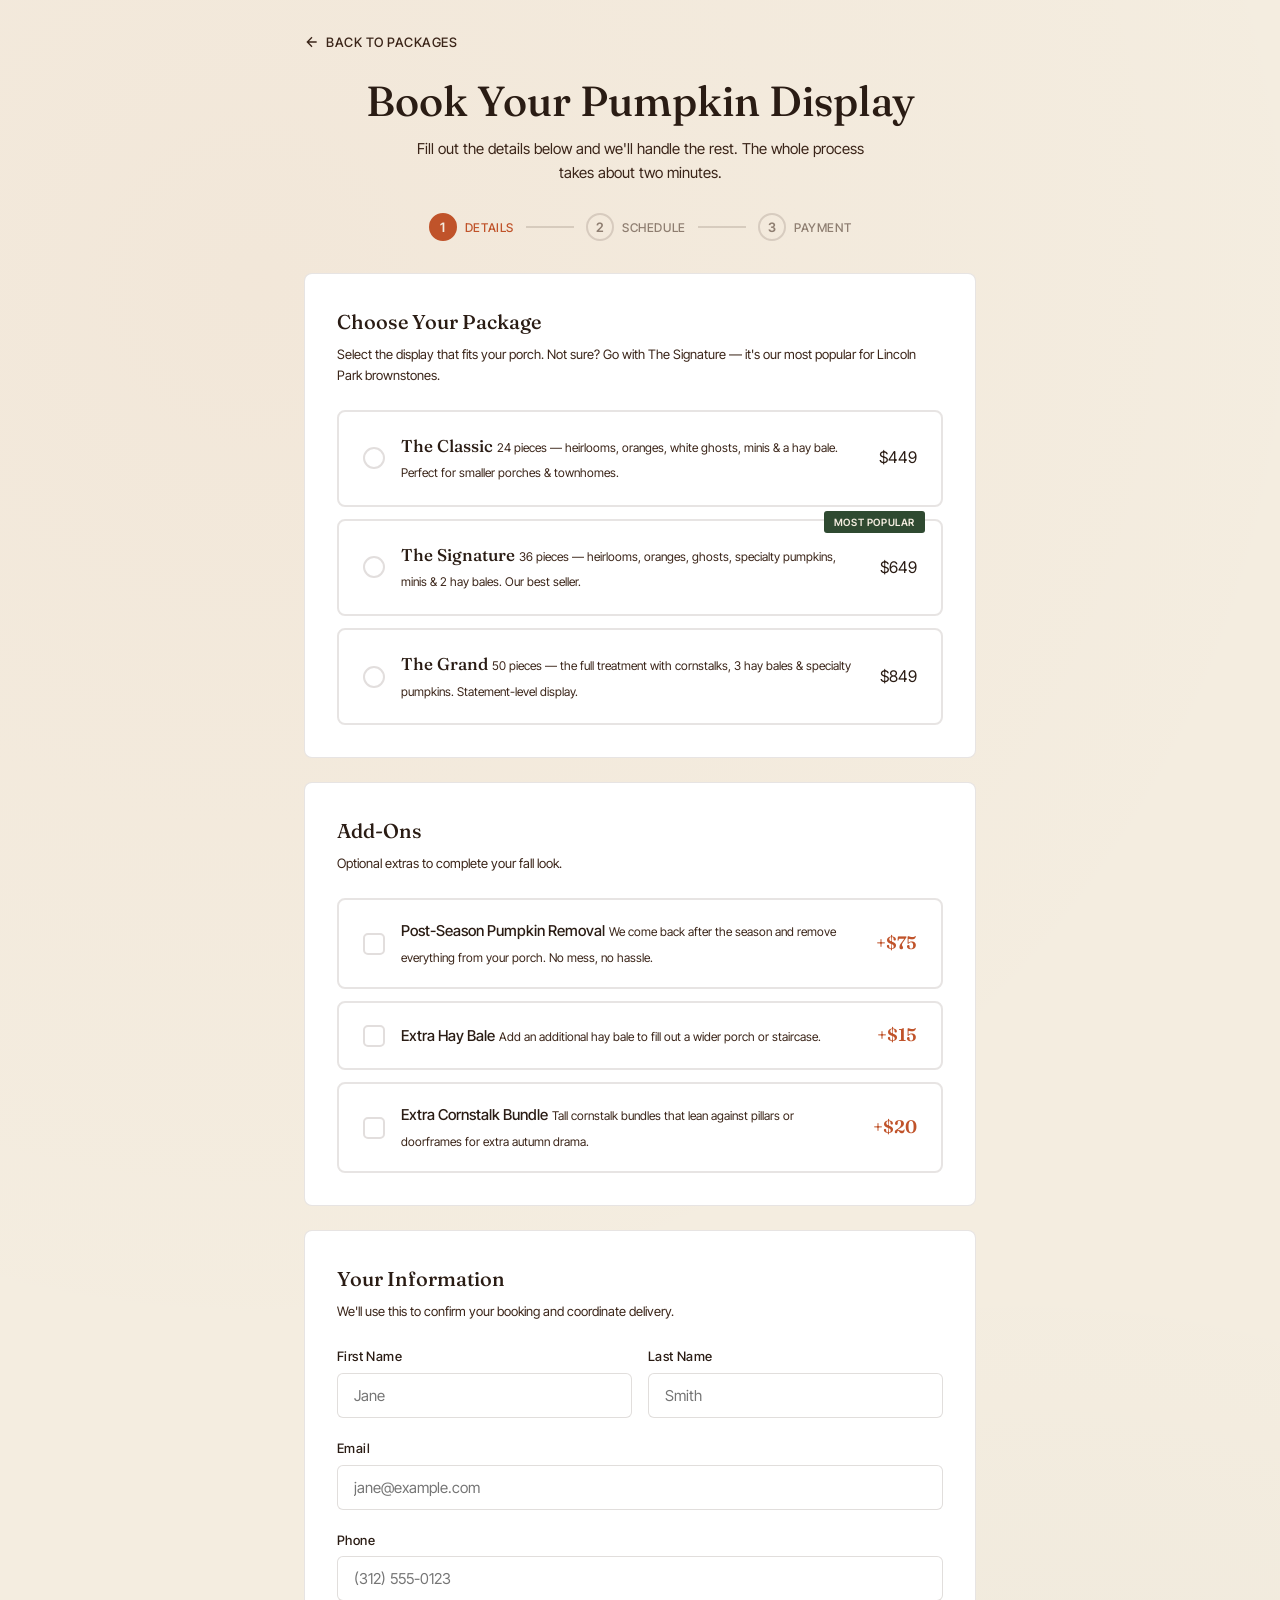
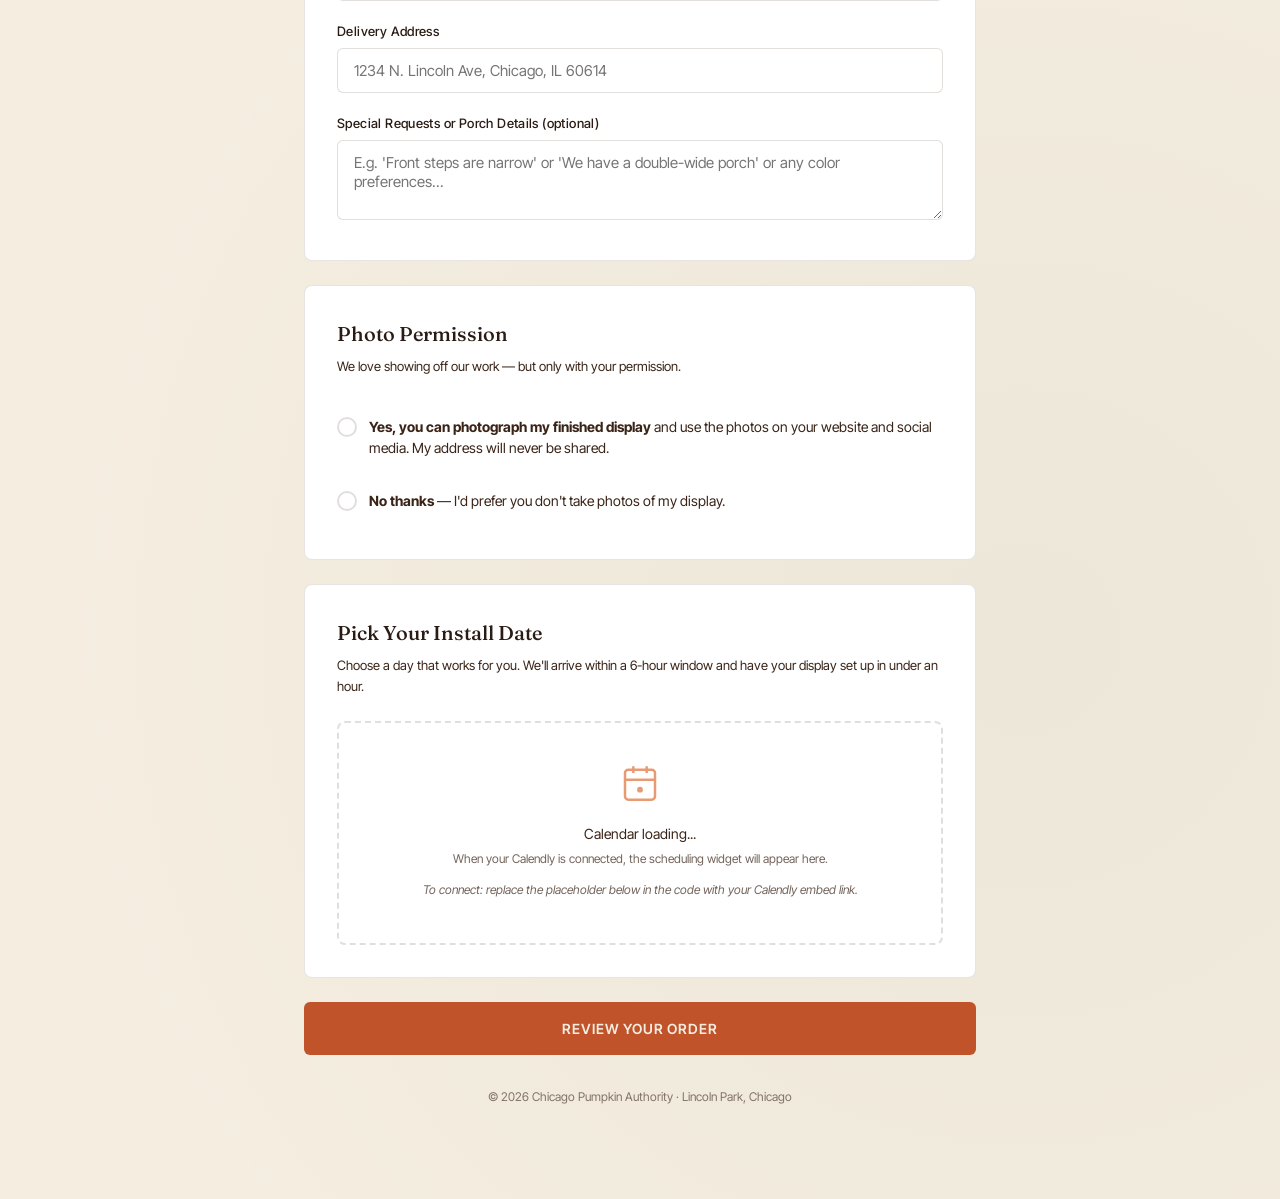
<file: docs/book.html>
<!DOCTYPE html>
<html lang="en">
<head>
<meta charset="UTF-8" />
<meta name="viewport" content="width=device-width, initial-scale=1.0" />
<title>Book Your Package — Chicago Pumpkin Authority</title>
<meta name="description" content="Book your premium porch pumpkin display in Lincoln Park. Pick your package, choose your date, and we handle the rest." />
<link rel="preconnect" href="https://fonts.googleapis.com" />
<link rel="preconnect" href="https://fonts.gstatic.com" crossorigin />
<link href="https://fonts.googleapis.com/css2?family=Fraunces:opsz,wght@9..144,400;9..144,500;9..144,600;9..144,700&family=Inter+Tight:wght@300;400;500;600&display=swap" rel="stylesheet" />
<link rel="stylesheet" href="styles.css" />
<style>
  /* ===== LAYOUT ===== */
  .page-wrapper {
    max-width: 720px;
    margin: 0 auto;
    padding: 32px 24px 60px;
  }

  /* ===== BACK LINK ===== */
  .back-link {
    display: inline-flex;
    align-items: center;
    gap: 6px;
    font-size: 13px;
    font-weight: 500;
    letter-spacing: 0.04em;
    text-transform: uppercase;
    color: var(--text-soft);
    text-decoration: none;
    margin-bottom: 24px;
    transition: color 0.2s;
  }
  .back-link:hover { color: var(--accent); }
  .back-link svg { width: 16px; height: 16px; }

  /* ===== HEADER ===== */
  .page-header {
    text-align: center;
    margin-bottom: 28px;
  }
  .page-header h1 {
    font-family: var(--serif);
    font-size: clamp(28px, 5vw, 42px);
    font-weight: 500;
    line-height: 1.15;
    margin-bottom: 12px;
    color: var(--text);
  }
  .page-header p {
    font-size: 15px;
    color: var(--text-soft);
    max-width: 480px;
    margin: 0 auto;
  }

  /* ===== PROGRESS BAR ===== */
  .progress-bar {
    display: flex;
    align-items: center;
    justify-content: center;
    gap: 0;
    margin-bottom: 32px;
  }
  .progress-step {
    display: flex;
    align-items: center;
    gap: 8px;
    font-size: 12px;
    font-weight: 500;
    letter-spacing: 0.05em;
    text-transform: uppercase;
    color: rgba(58, 36, 24, 0.55);
    transition: color 0.3s;
  }
  .progress-step.active { color: var(--accent); }
  .progress-step.done { color: var(--primary); }
  .progress-dot {
    width: 28px;
    height: 28px;
    border-radius: 50%;
    border: 2px solid var(--border-strong);
    display: flex;
    align-items: center;
    justify-content: center;
    font-size: 13px;
    font-weight: 600;
    transition: all 0.3s;
  }
  .progress-step.active .progress-dot {
    border-color: var(--accent);
    background: var(--accent);
    color: var(--bg);
  }
  .progress-step.done .progress-dot {
    border-color: var(--primary);
    background: var(--primary);
    color: var(--bg);
  }
  .progress-line {
    width: 48px;
    height: 2px;
    background: var(--border-strong);
    margin: 0 12px;
    transition: background 0.3s;
  }
  .progress-line.done { background: var(--primary); }

  /* ===== FORM SECTIONS ===== */
  .form-section {
    background: white;
    border: 1px solid var(--border);
    border-radius: 8px;
    padding: 32px;
    margin-bottom: 24px;
  }
  .form-section h2 {
    font-family: var(--serif);
    font-size: 20px;
    font-weight: 500;
    margin-bottom: 6px;
  }
  .form-section .section-desc {
    font-size: 13px;
    color: var(--text-soft);
    margin-bottom: 24px;
  }

  /* ===== PACKAGE SELECTOR ===== */
  .package-options {
    display: flex;
    flex-direction: column;
    gap: 12px;
  }
  .package-option {
    border: 2px solid var(--border);
    border-radius: 8px;
    padding: 20px 24px;
    cursor: pointer;
    transition: all 0.2s;
    display: flex;
    align-items: center;
    gap: 16px;
    position: relative;
  }
  .package-option:hover {
    border-color: var(--accent-soft);
    background: rgba(192, 83, 42, 0.03);
  }
  .package-option:has(input:checked) {
    border-color: var(--accent);
    background: rgba(192, 83, 42, 0.06);
  }
  .package-option:has(input:focus-visible) {
    outline: 3px solid var(--accent-soft);
    outline-offset: 2px;
  }

  .radio-circle {
    width: 22px;
    height: 22px;
    border-radius: 50%;
    border: 2px solid var(--border-strong);
    flex-shrink: 0;
    display: flex;
    align-items: center;
    justify-content: center;
    transition: all 0.2s;
  }
  .package-option:has(input:checked) .radio-circle {
    border-color: var(--accent);
    background: var(--accent);
  }
  .radio-circle::after {
    content: '';
    width: 8px;
    height: 8px;
    border-radius: 50%;
    background: white;
    opacity: 0;
    transition: opacity 0.2s;
  }
  .package-option:has(input:checked) .radio-circle::after { opacity: 1; }

  .package-info { flex: 1; }
  .package-info .pkg-name {
    font-family: var(--serif);
    font-size: 17px;
    font-weight: 500;
    margin-bottom: 2px;
  }
  .package-info .pkg-details {
    font-size: 12px;
    color: var(--text-soft);
    line-height: 1.5;
  }
  .package-info .pkg-price {
    font-family: var(--serif);
    font-size: 22px;
    font-weight: 600;
    color: var(--accent);
    flex-shrink: 0;
  }
  .pkg-badge {
    position: absolute;
    top: -10px;
    right: 16px;
    background: var(--primary);
    color: var(--bg);
    font-size: 10px;
    font-weight: 600;
    letter-spacing: 0.06em;
    text-transform: uppercase;
    padding: 3px 10px;
    border-radius: 3px;
  }

  /* ===== ADD-ONS ===== */
  .addon-list {
    display: flex;
    flex-direction: column;
    gap: 12px;
  }
  .addon-item {
    border: 2px solid var(--border);
    border-radius: 8px;
    padding: 18px 24px;
    cursor: pointer;
    transition: all 0.2s;
    display: flex;
    align-items: center;
    gap: 16px;
  }
  .addon-item:hover {
    border-color: var(--accent-soft);
    background: rgba(192, 83, 42, 0.03);
  }
  .addon-item:has(input:checked) {
    border-color: var(--accent);
    background: rgba(192, 83, 42, 0.06);
  }
  .addon-item:has(input:focus-visible) {
    outline: 3px solid var(--accent-soft);
    outline-offset: 2px;
  }

  .check-box {
    width: 22px;
    height: 22px;
    border-radius: 5px;
    border: 2px solid var(--border-strong);
    flex-shrink: 0;
    display: flex;
    align-items: center;
    justify-content: center;
    transition: all 0.2s;
  }
  .addon-item:has(input:checked) .check-box {
    border-color: var(--accent);
    background: var(--accent);
  }
  .check-box svg {
    width: 14px;
    height: 14px;
    color: white;
    opacity: 0;
    transition: opacity 0.2s;
  }
  .addon-item:has(input:checked) .check-box svg { opacity: 1; }

  .addon-info { flex: 1; }
  .addon-info .addon-name {
    font-weight: 500;
    font-size: 15px;
    margin-bottom: 2px;
  }
  .addon-info .addon-desc {
    font-size: 12px;
    color: var(--text-soft);
  }
  .addon-price {
    font-family: var(--serif);
    font-size: 18px;
    font-weight: 600;
    color: var(--accent);
    flex-shrink: 0;
  }

  /* ===== TEXT INPUTS ===== */
  label.field-label {
    display: block;
    font-size: 13px;
    font-weight: 500;
    letter-spacing: 0.03em;
    margin-bottom: 6px;
    color: var(--text);
  }
  input[type="text"],
  input[type="email"],
  input[type="tel"],
  textarea,
  select {
    width: 100%;
    padding: 12px 16px;
    border: 1.5px solid var(--border-strong);
    border-radius: 6px;
    font-family: var(--sans);
    font-size: 15px;
    color: var(--text);
    background: white;
    transition: border-color 0.2s;
    outline: none;
  }
  input:focus, textarea:focus, select:focus {
    border-color: var(--accent);
    box-shadow: 0 0 0 3px rgba(192, 83, 42, 0.15);
  }
  input[aria-invalid="true"],
  textarea[aria-invalid="true"] {
    border-color: #c0392b;
  }
  textarea { resize: vertical; min-height: 80px; }
  .field-row {
    display: grid;
    grid-template-columns: 1fr 1fr;
    gap: 16px;
  }
  .field-group { margin-bottom: 20px; }
  .field-group:last-child { margin-bottom: 0; }

  /* ===== CALENDAR PLACEHOLDER ===== */
  .calendar-placeholder {
    border: 2px dashed var(--border-strong);
    border-radius: 8px;
    padding: 40px 24px;
    text-align: center;
    color: var(--text-soft);
  }
  .calendar-placeholder svg {
    width: 40px;
    height: 40px;
    margin-bottom: 12px;
    color: var(--accent-soft);
  }
  .calendar-placeholder p {
    font-size: 14px;
    margin-bottom: 4px;
  }
  .calendar-placeholder .cal-note {
    font-size: 12px;
    opacity: 0.7;
  }

  /* ===== CONSENT / RADIO ROW ===== */
  .consent-row {
    display: flex;
    align-items: flex-start;
    gap: 12px;
    padding: 16px 0;
    cursor: pointer;
  }
  .consent-check {
    width: 20px;
    height: 20px;
    border-radius: 50%;
    border: 2px solid var(--border-strong);
    flex-shrink: 0;
    display: flex;
    align-items: center;
    justify-content: center;
    transition: all 0.2s;
    margin-top: 1px;
  }
  .consent-row:has(input:checked) .consent-check {
    border-color: var(--primary);
    background: var(--primary);
  }
  .consent-row:has(input:focus-visible) .consent-check {
    outline: 3px solid var(--accent-soft);
    outline-offset: 2px;
  }
  .consent-check::after {
    content: '';
    width: 8px;
    height: 8px;
    border-radius: 50%;
    background: white;
    opacity: 0;
    transition: opacity 0.2s;
  }
  .consent-row:has(input:checked) .consent-check::after { opacity: 1; }
  .consent-text {
    font-size: 14px;
    color: var(--text-soft);
    line-height: 1.5;
  }

  /* ===== ORDER SUMMARY ===== */
  .order-summary {
    background: var(--primary);
    color: var(--bg);
    border-radius: 8px;
    padding: 32px;
    margin-bottom: 24px;
  }
  .order-summary h2 {
    font-family: var(--serif);
    font-size: 20px;
    font-weight: 500;
    margin-bottom: 20px;
    color: var(--bg);
  }
  .summary-line {
    display: flex;
    justify-content: space-between;
    padding: 10px 0;
    font-size: 14px;
    border-bottom: 1px solid rgba(244, 237, 224, 0.15);
  }
  .summary-line:last-of-type { border-bottom: none; }
  .summary-line .label { opacity: 0.85; }
  .summary-line .value { font-weight: 500; }
  .summary-total {
    display: flex;
    justify-content: space-between;
    padding-top: 16px;
    margin-top: 8px;
    border-top: 2px solid rgba(244, 237, 224, 0.3);
    font-size: 18px;
    font-weight: 600;
  }
  .summary-total .total-price {
    font-family: var(--serif);
    font-size: 24px;
  }

  /* ===== CTA BUTTON ===== */
  .btn-primary {
    display: block;
    width: 100%;
    padding: 18px 32px;
    font-family: var(--sans);
    font-size: 14px;
    font-weight: 600;
    letter-spacing: 0.06em;
    text-transform: uppercase;
    background: var(--accent);
    color: var(--bg);
    border: none;
    border-radius: 6px;
    cursor: pointer;
    transition: all 0.25s;
    text-align: center;
  }
  .btn-primary:hover {
    background: var(--orange-deep);
    transform: translateY(-1px);
    box-shadow: 0 6px 20px rgba(192, 83, 42, 0.3);
  }
  .btn-primary:focus-visible {
    outline: 3px solid var(--accent-soft);
    outline-offset: 2px;
  }
  .btn-primary:disabled {
    opacity: 0.5;
    cursor: not-allowed;
    transform: none;
    box-shadow: none;
  }

  .form-error {
    background: rgba(192, 57, 43, 0.08);
    border: 1px solid rgba(192, 57, 43, 0.3);
    color: #8a2a1f;
    padding: 12px 16px;
    border-radius: 6px;
    font-size: 13px;
    margin-bottom: 16px;
  }
  .form-error[hidden] { display: none; }

  .secure-note {
    text-align: center;
    font-size: 12px;
    color: var(--text-soft);
    margin-top: 16px;
    opacity: 0.7;
  }

  /* ===== FOOTER ===== */
  .page-footer {
    text-align: center;
    padding: 32px 24px;
    font-size: 12px;
    color: var(--text-soft);
    opacity: 0.6;
  }

  /* ===== RESPONSIVE ===== */
  @media (max-width: 600px) {
    .page-wrapper { padding: 32px 16px 60px; }
    .form-section { padding: 24px 18px; }
    .order-summary { padding: 24px 18px; }
    .field-row { grid-template-columns: 1fr; }
    .package-option { flex-wrap: wrap; gap: 10px; padding: 16px; }
    .pkg-price { width: 100%; text-align: right; }
    .progress-step span { display: none; }
    .progress-line { width: 32px; }
  }
</style>
</head>
<body>

<div class="page-wrapper">

  <!-- Back to main site -->
  <a href="index.html" class="back-link">
    <svg viewBox="0 0 24 24" fill="none" stroke="currentColor" stroke-width="2"><path d="M19 12H5M12 19l-7-7 7-7"/></svg>
    Back to packages
  </a>

  <!-- Page Header -->
  <div class="page-header">
    <h1>Book Your Pumpkin Display</h1>
    <p>Fill out the details below and we'll handle the rest. The whole process takes about two minutes.</p>
  </div>

  <!-- Progress Bar -->
  <div class="progress-bar">
    <div class="progress-step active" data-step="1">
      <div class="progress-dot">1</div>
      <span>Details</span>
    </div>
    <div class="progress-line"></div>
    <div class="progress-step" data-step="2">
      <div class="progress-dot">2</div>
      <span>Schedule</span>
    </div>
    <div class="progress-line"></div>
    <div class="progress-step" data-step="3">
      <div class="progress-dot">3</div>
      <span>Payment</span>
    </div>
  </div>

  <form id="booking-form" novalidate>

    <!-- ==================== STEP 1: DETAILS ==================== -->
    <div id="step-1">

      <!-- SECTION: Choose Your Package -->
      <div class="form-section">
        <h2>Choose Your Package</h2>
        <p class="section-desc">Select the display that fits your porch. Not sure? Go with The Signature — it's our most popular for Lincoln Park brownstones.</p>

        <div class="package-options" role="radiogroup" aria-label="Pumpkin package">

          <label class="package-option" data-package="classic" data-price="449">
            <input class="sr-only" type="radio" name="package" value="classic" />
            <span class="radio-circle" aria-hidden="true"></span>
            <span class="package-info">
              <span class="pkg-name">The Classic</span>
              <span class="pkg-details">24 pieces — heirlooms, oranges, white ghosts, minis &amp; a hay bale. Perfect for smaller porches &amp; townhomes.</span>
            </span>
            <span class="pkg-price">$449</span>
          </label>

          <label class="package-option" data-package="signature" data-price="649">
            <input class="sr-only" type="radio" name="package" value="signature" />
            <span class="radio-circle" aria-hidden="true"></span>
            <span class="package-info">
              <span class="pkg-name">The Signature</span>
              <span class="pkg-details">36 pieces — heirlooms, oranges, ghosts, specialty pumpkins, minis &amp; 2 hay bales. Our best seller.</span>
            </span>
            <span class="pkg-price">$649</span>
            <span class="pkg-badge">Most Popular</span>
          </label>

          <label class="package-option" data-package="grand" data-price="849">
            <input class="sr-only" type="radio" name="package" value="grand" />
            <span class="radio-circle" aria-hidden="true"></span>
            <span class="package-info">
              <span class="pkg-name">The Grand</span>
              <span class="pkg-details">50 pieces — the full treatment with cornstalks, 3 hay bales &amp; specialty pumpkins. Statement-level display.</span>
            </span>
            <span class="pkg-price">$849</span>
          </label>

        </div>
      </div>

      <!-- SECTION: Add-Ons -->
      <div class="form-section">
        <h2>Add-Ons</h2>
        <p class="section-desc">Optional extras to complete your fall look.</p>

        <div class="addon-list">

          <label class="addon-item">
            <input class="sr-only" type="checkbox" name="addon-removal" value="75" />
            <span class="check-box" aria-hidden="true">
              <svg viewBox="0 0 24 24" fill="none" stroke="currentColor" stroke-width="3"><path d="M20 6L9 17l-5-5"/></svg>
            </span>
            <span class="addon-info">
              <span class="addon-name">Post-Season Pumpkin Removal</span>
              <span class="addon-desc">We come back after the season and remove everything from your porch. No mess, no hassle.</span>
            </span>
            <span class="addon-price">+$75</span>
          </label>

          <label class="addon-item">
            <input class="sr-only" type="checkbox" name="addon-haybale" value="15" />
            <span class="check-box" aria-hidden="true">
              <svg viewBox="0 0 24 24" fill="none" stroke="currentColor" stroke-width="3"><path d="M20 6L9 17l-5-5"/></svg>
            </span>
            <span class="addon-info">
              <span class="addon-name">Extra Hay Bale</span>
              <span class="addon-desc">Add an additional hay bale to fill out a wider porch or staircase.</span>
            </span>
            <span class="addon-price">+$15</span>
          </label>

          <label class="addon-item">
            <input class="sr-only" type="checkbox" name="addon-cornstalk" value="20" />
            <span class="check-box" aria-hidden="true">
              <svg viewBox="0 0 24 24" fill="none" stroke="currentColor" stroke-width="3"><path d="M20 6L9 17l-5-5"/></svg>
            </span>
            <span class="addon-info">
              <span class="addon-name">Extra Cornstalk Bundle</span>
              <span class="addon-desc">Tall cornstalk bundles that lean against pillars or doorframes for extra autumn drama.</span>
            </span>
            <span class="addon-price">+$20</span>
          </label>

        </div>
      </div>

      <!-- SECTION: Your Info -->
      <div class="form-section">
        <h2>Your Information</h2>
        <p class="section-desc">We'll use this to confirm your booking and coordinate delivery.</p>

        <div class="field-row">
          <div class="field-group">
            <label class="field-label" for="first-name">First Name</label>
            <input type="text" id="first-name" name="first-name" placeholder="Jane" autocomplete="given-name" required />
          </div>
          <div class="field-group">
            <label class="field-label" for="last-name">Last Name</label>
            <input type="text" id="last-name" name="last-name" placeholder="Smith" autocomplete="family-name" required />
          </div>
        </div>

        <div class="field-group">
          <label class="field-label" for="email">Email</label>
          <input type="email" id="email" name="email" placeholder="jane@example.com" autocomplete="email" required />
        </div>

        <div class="field-group">
          <label class="field-label" for="phone">Phone</label>
          <input type="tel" id="phone" name="phone" placeholder="(312) 555-0123" autocomplete="tel" required />
        </div>

        <div class="field-group">
          <label class="field-label" for="address">Delivery Address</label>
          <input type="text" id="address" name="address" placeholder="1234 N. Lincoln Ave, Chicago, IL 60614" autocomplete="street-address" required />
        </div>

        <div class="field-group">
          <label class="field-label" for="notes">Special Requests or Porch Details (optional)</label>
          <textarea id="notes" name="notes" placeholder="E.g. 'Front steps are narrow' or 'We have a double-wide porch' or any color preferences..."></textarea>
        </div>
      </div>

      <!-- SECTION: Photo Consent -->
      <div class="form-section">
        <h2>Photo Permission</h2>
        <p class="section-desc">We love showing off our work — but only with your permission.</p>

        <div role="radiogroup" aria-label="Photo permission">
          <label class="consent-row">
            <input class="sr-only" type="radio" name="photo-consent" value="yes" />
            <span class="consent-check" aria-hidden="true"></span>
            <span class="consent-text">
              <strong>Yes, you can photograph my finished display</strong> and use the photos on your website and social media. My address will never be shared.
            </span>
          </label>

          <label class="consent-row">
            <input class="sr-only" type="radio" name="photo-consent" value="no" />
            <span class="consent-check" aria-hidden="true"></span>
            <span class="consent-text">
              <strong>No thanks</strong> — I'd prefer you don't take photos of my display.
            </span>
          </label>
        </div>
      </div>

      <!-- SECTION: Schedule (Calendly placeholder) -->
      <div class="form-section">
        <h2>Pick Your Install Date</h2>
        <p class="section-desc">Choose a day that works for you. We'll arrive within a 6-hour window and have your display set up in under an hour.</p>

        <div class="calendar-placeholder" id="calendly-container">
          <svg viewBox="0 0 24 24" fill="none" stroke="currentColor" stroke-width="1.5">
            <rect x="3" y="4" width="18" height="18" rx="2" />
            <path d="M16 2v4M8 2v4M3 10h18" />
            <circle cx="12" cy="16" r="1" fill="currentColor" />
          </svg>
          <p>Calendar loading...</p>
          <p class="cal-note">When your Calendly is connected, the scheduling widget will appear here.</p>
          <p class="cal-note" style="margin-top:12px; font-style:italic;">To connect: replace the placeholder below in the code with your Calendly embed link.</p>
        </div>

        <!--
          ========================================================
          HOW TO ADD YOUR CALENDLY:
          ========================================================
          1. Go to calendly.com and set up your event type
             - Set availability to 6-hour windows (e.g. "Install Day")
          2. Get your embed link from Calendly
          3. Uncomment the lines below and replace YOUR_CALENDLY_LINK:

          <div class="calendly-inline-widget" data-url="https://calendly.com/YOUR_CALENDLY_LINK" style="min-width:320px;height:630px;"></div>
          <script type="text/javascript" src="https://assets.calendly.com/assets/external/widget.js" async></script>

          4. Delete or hide the .calendar-placeholder div above
          ========================================================
        -->
      </div>

      <div class="form-error" id="step-1-error" hidden role="alert"></div>

      <!-- CTA: Continue to next step (type=submit triggers form submit -> validation) -->
      <button class="btn-primary" type="submit">
        Review Your Order
      </button>

    </div>

    <!-- ==================== STEP 2: SUMMARY ==================== -->
    <div id="step-2" hidden>

      <div class="order-summary">
        <h2>Order Summary</h2>
        <div id="summary-lines">
          <!-- filled by JS -->
        </div>
        <div class="summary-total">
          <span>Total</span>
          <span class="total-price" id="summary-total">$0</span>
        </div>
      </div>

      <!-- Customer details recap -->
      <div class="form-section">
        <h2>Delivery Details</h2>
        <p class="section-desc" id="summary-customer">
          <!-- filled by JS -->
        </p>
      </div>

      <div style="display:flex; gap:12px;">
        <button class="btn-primary" type="button" data-action="go-back" style="background:var(--text-soft); flex:1;">
          Go Back &amp; Edit
        </button>
        <button class="btn-primary" type="button" data-action="proceed-payment" style="flex:2;">
          Continue to Payment
        </button>
      </div>

      <p class="secure-note">Payment processing coming soon. We'll reach out to confirm your booking.</p>
    </div>

  </form>

  <div class="page-footer">
    &copy; 2026 Chicago Pumpkin Authority &middot; Lincoln Park, Chicago
  </div>

</div>

<script>
(function () {
  'use strict';

  const form = document.getElementById('booking-form');
  const step1 = document.getElementById('step-1');
  const step2 = document.getElementById('step-2');
  const errorBox = document.getElementById('step-1-error');

  // ===== PRE-SELECT PACKAGE FROM URL (?package=signature) =====
  const preselected = new URLSearchParams(window.location.search).get('package');
  if (preselected) {
    const target = form.querySelector(`input[name="package"][value="${preselected}"]`);
    if (target) target.checked = true;
  }

  // ===== VALIDATION =====
  function validateStep1() {
    const errors = [];
    const requiredInputs = form.querySelectorAll('#step-1 input[required]');

    // Clear prior errors
    requiredInputs.forEach(el => el.removeAttribute('aria-invalid'));

    const pkgChecked = form.querySelector('input[name="package"]:checked');
    if (!pkgChecked) errors.push('Please select a package.');

    requiredInputs.forEach(el => {
      if (!el.value.trim()) {
        el.setAttribute('aria-invalid', 'true');
      }
    });
    if (form.querySelectorAll('#step-1 input[aria-invalid="true"]').length > 0) {
      errors.push('Please fill in all required fields (name, email, phone, address).');
    }

    return errors;
  }

  function showErrors(errors) {
    if (errors.length === 0) {
      errorBox.hidden = true;
      errorBox.textContent = '';
      return;
    }
    errorBox.textContent = errors.join(' ');
    errorBox.hidden = false;
    errorBox.scrollIntoView({ behavior: 'smooth', block: 'center' });
  }

  // ===== BUILD SUMMARY =====
  function buildSummary() {
    const pkg = form.querySelector('input[name="package"]:checked');
    const pkgOption = pkg.closest('.package-option');
    const pkgName = pkgOption.querySelector('.pkg-name').textContent;
    const pkgPrice = parseInt(pkgOption.dataset.price, 10);

    let total = pkgPrice;
    let lines = `<div class="summary-line"><span class="label">${pkgName}</span><span class="value">$${pkgPrice}</span></div>`;

    form.querySelectorAll('input[name^="addon-"]:checked').forEach(addon => {
      const addonItem = addon.closest('.addon-item');
      const name = addonItem.querySelector('.addon-name').textContent;
      const price = parseInt(addon.value, 10);
      total += price;
      lines += `<div class="summary-line"><span class="label">${name}</span><span class="value">+$${price}</span></div>`;
    });

    document.getElementById('summary-lines').innerHTML = lines;
    document.getElementById('summary-total').textContent = `$${total}`;

    const firstName = form.elements['first-name'].value.trim();
    const lastName  = form.elements['last-name'].value.trim();
    const email     = form.elements['email'].value.trim();
    const phone     = form.elements['phone'].value.trim();
    const address   = form.elements['address'].value.trim();

    const photoChoice = form.querySelector('input[name="photo-consent"]:checked');
    const photoStatus = !photoChoice
      ? 'Photo preference not selected'
      : photoChoice.value === 'yes' ? 'Photo permission granted' : 'No photo permission';

    // Plain-text escape for user-entered fields to avoid HTML injection
    const esc = s => s.replace(/[&<>"']/g, c => ({
      '&':'&amp;','<':'&lt;','>':'&gt;','"':'&quot;',"'":'&#39;'
    }[c]));

    document.getElementById('summary-customer').innerHTML =
      `<strong>${esc(firstName)} ${esc(lastName)}</strong><br>` +
      `${esc(email)} &middot; ${esc(phone)}<br>` +
      `${esc(address)}<br><br>` +
      `<em>${photoStatus}</em>`;
  }

  // ===== STEP NAVIGATION =====
  function goToSummary() {
    const errors = validateStep1();
    if (errors.length) { showErrors(errors); return; }
    showErrors([]);

    buildSummary();

    step1.hidden = true;
    step2.hidden = false;

    document.querySelector('[data-step="1"]').classList.remove('active');
    document.querySelector('[data-step="1"]').classList.add('done');
    document.querySelector('.progress-line').classList.add('done');
    document.querySelector('[data-step="2"]').classList.add('active');

    window.scrollTo({ top: 0, behavior: 'smooth' });
  }

  function goBack() {
    step2.hidden = true;
    step1.hidden = false;

    document.querySelector('[data-step="1"]').classList.add('active');
    document.querySelector('[data-step="1"]').classList.remove('done');
    document.querySelector('.progress-line').classList.remove('done');
    document.querySelector('[data-step="2"]').classList.remove('active');

    window.scrollTo({ top: 0, behavior: 'smooth' });
  }

  function proceedToPayment() {
    alert("Payment integration coming soon! For now, we'll reach out via email to confirm your booking and arrange payment.");
  }

  // ===== EVENT DELEGATION =====
  form.addEventListener('submit', (e) => {
    e.preventDefault();
    goToSummary();
  });

  form.addEventListener('click', (e) => {
    const btn = e.target.closest('[data-action]');
    if (!btn) return;
    const action = btn.dataset.action;
    if (action === 'go-back') goBack();
    else if (action === 'proceed-payment') proceedToPayment();
  });

  // Clear a field's error state as the user types
  form.addEventListener('input', (e) => {
    if (e.target.matches('input[required], textarea[required]')) {
      if (e.target.value.trim()) e.target.removeAttribute('aria-invalid');
    }
  });
})();
</script>

</body>
</html>
</file>
<file: docs/styles.css>
/* ===== DESIGN TOKENS ===== */
:root {
  --orange: #c0532a;
  --orange-deep: #9a3f1d;
  --green: #2f4a31;
  --green-deep: #1e3220;
  --brown: #3a2418;
  --cream: #f4ede0;
  --cream-warm: #ebe1cd;
  --ink: #2a1c14;
  --serif: 'Fraunces', Georgia, 'Times New Roman', serif;
  --sans: 'Inter Tight', system-ui, sans-serif;

  --bg: var(--cream);
  --bg-alt: var(--cream-warm);
  --text: var(--ink);
  --text-soft: var(--brown);
  --accent: var(--orange);
  --accent-soft: #e89b73;
  --primary: var(--green);
  --border: rgba(58, 36, 24, 0.12);
  --border-strong: rgba(58, 36, 24, 0.15);
  --card-bg: var(--cream);
  --footer-bg: var(--brown);
}

/* ===== RESET ===== */
* { box-sizing: border-box; margin: 0; padding: 0; }
html { scroll-behavior: smooth; }

/* ===== BASE BODY ===== */
body {
  font-family: var(--sans);
  background: var(--bg);
  color: var(--text);
  line-height: 1.6;
  font-weight: 400;
  -webkit-font-smoothing: antialiased;
  background-image:
    radial-gradient(circle at 20% 10%, rgba(192,83,42,0.04) 0%, transparent 40%),
    radial-gradient(circle at 80% 80%, rgba(47,74,49,0.04) 0%, transparent 40%);
}

/* ===== UTILITY: VISUALLY HIDDEN ===== */
/* Keeps elements out of view but reachable by keyboard and screen readers */
.sr-only {
  position: absolute;
  width: 1px;
  height: 1px;
  padding: 0;
  margin: -1px;
  overflow: hidden;
  clip: rect(0, 0, 0, 0);
  white-space: nowrap;
  border: 0;
}
</file>
<file: website/styles.css>
/* ===== DESIGN TOKENS ===== */
:root {
  --orange: #c0532a;
  --orange-deep: #9a3f1d;
  --green: #2f4a31;
  --green-deep: #1e3220;
  --brown: #3a2418;
  --cream: #f4ede0;
  --cream-warm: #ebe1cd;
  --ink: #2a1c14;
  --serif: 'Fraunces', Georgia, 'Times New Roman', serif;
  --sans: 'Inter Tight', system-ui, sans-serif;

  --bg: var(--cream);
  --bg-alt: var(--cream-warm);
  --text: var(--ink);
  --text-soft: var(--brown);
  --accent: var(--orange);
  --accent-soft: #e89b73;
  --primary: var(--green);
  --border: rgba(58, 36, 24, 0.12);
  --border-strong: rgba(58, 36, 24, 0.15);
  --card-bg: var(--cream);
  --footer-bg: var(--brown);
}

/* ===== RESET ===== */
* { box-sizing: border-box; margin: 0; padding: 0; }
html { scroll-behavior: smooth; }

/* ===== BASE BODY ===== */
body {
  font-family: var(--sans);
  background: var(--bg);
  color: var(--text);
  line-height: 1.6;
  font-weight: 400;
  -webkit-font-smoothing: antialiased;
  background-image:
    radial-gradient(circle at 20% 10%, rgba(192,83,42,0.04) 0%, transparent 40%),
    radial-gradient(circle at 80% 80%, rgba(47,74,49,0.04) 0%, transparent 40%);
}

/* ===== UTILITY: VISUALLY HIDDEN ===== */
/* Keeps elements out of view but reachable by keyboard and screen readers */
.sr-only {
  position: absolute;
  width: 1px;
  height: 1px;
  padding: 0;
  margin: -1px;
  overflow: hidden;
  clip: rect(0, 0, 0, 0);
  white-space: nowrap;
  border: 0;
}
</file>
